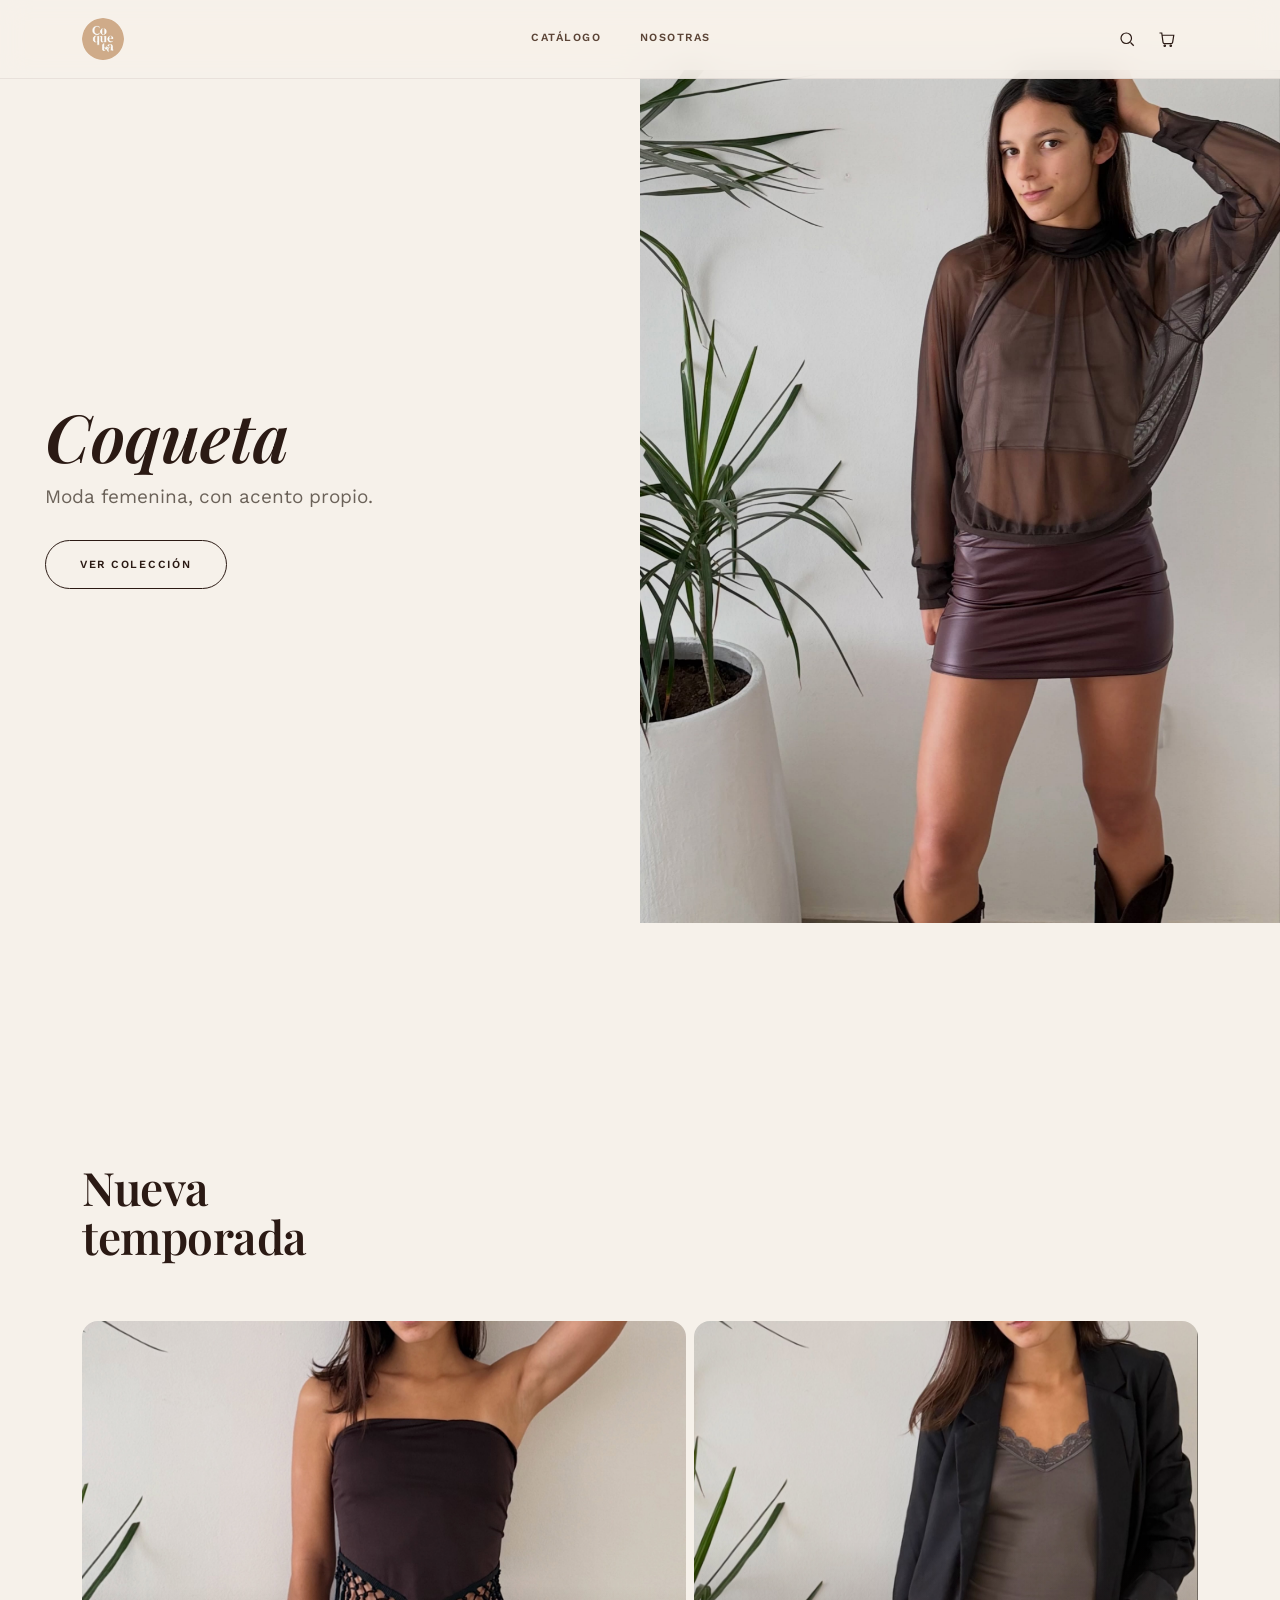
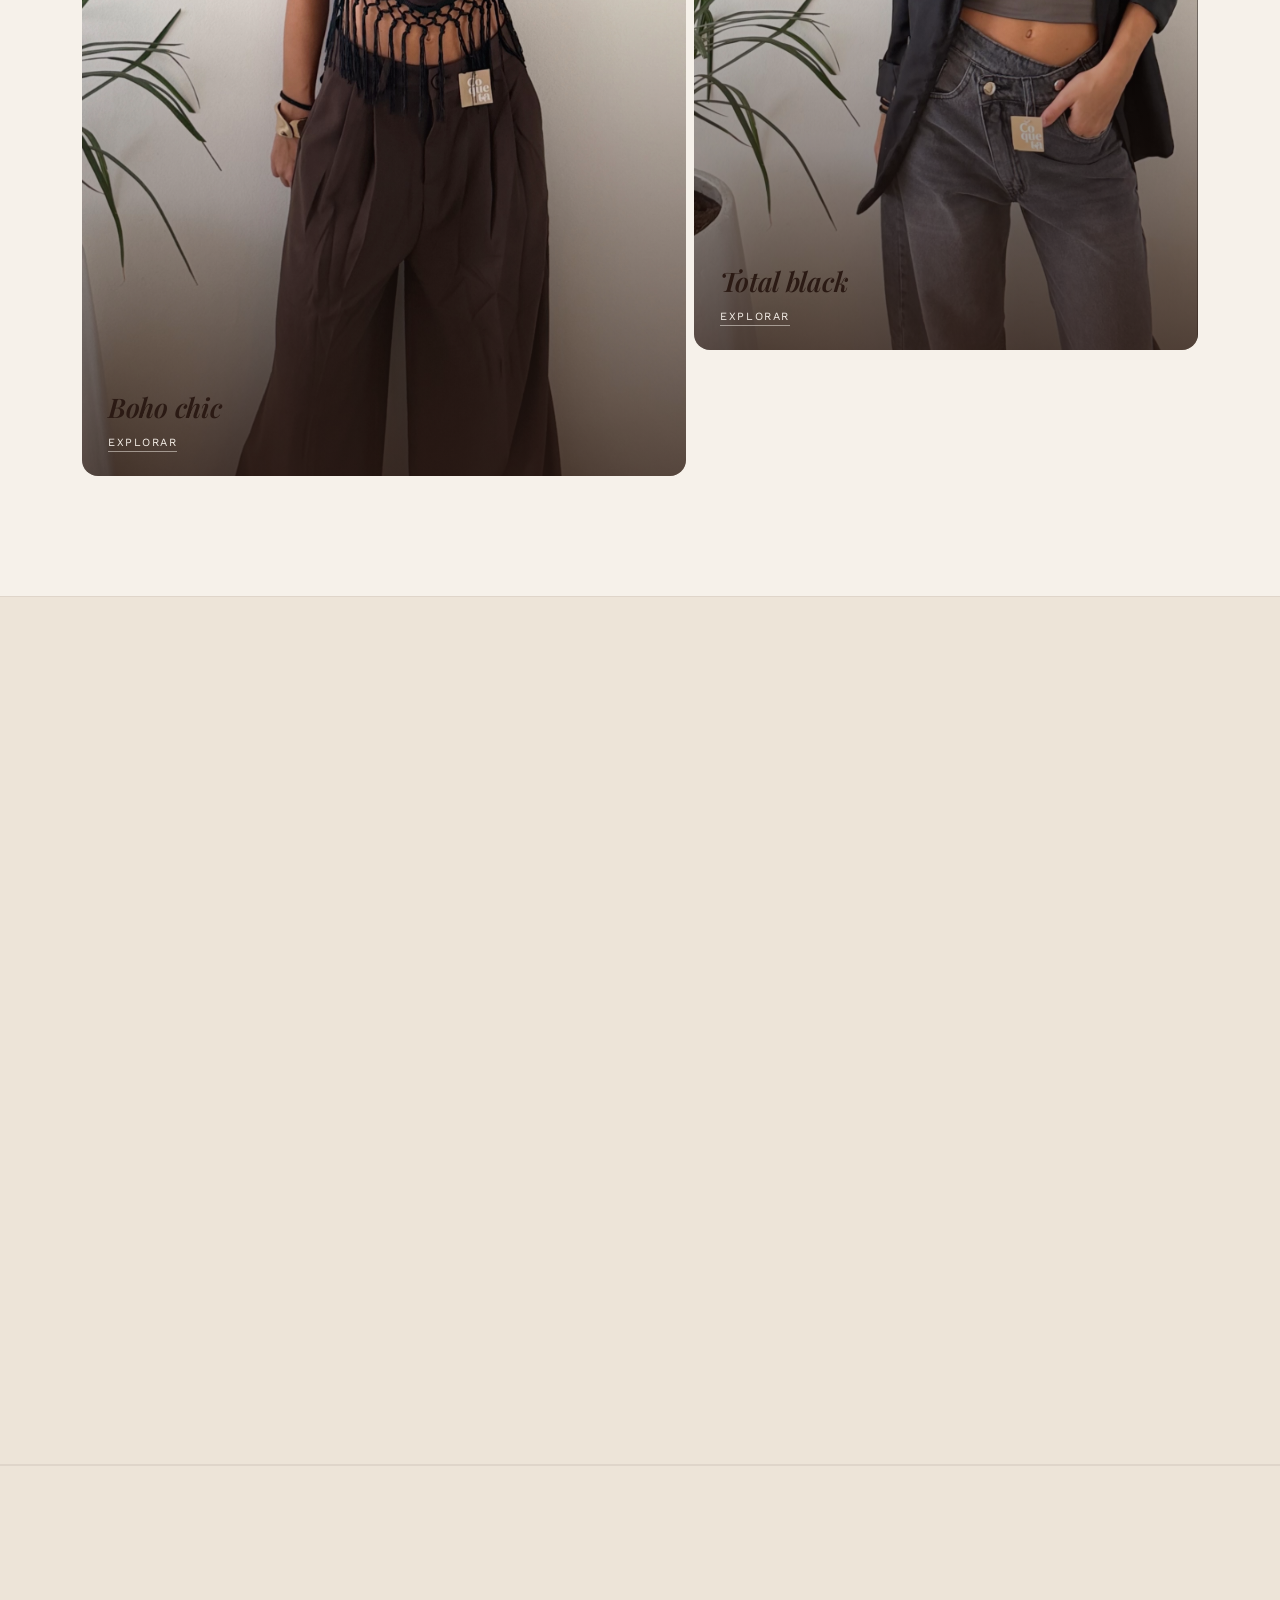
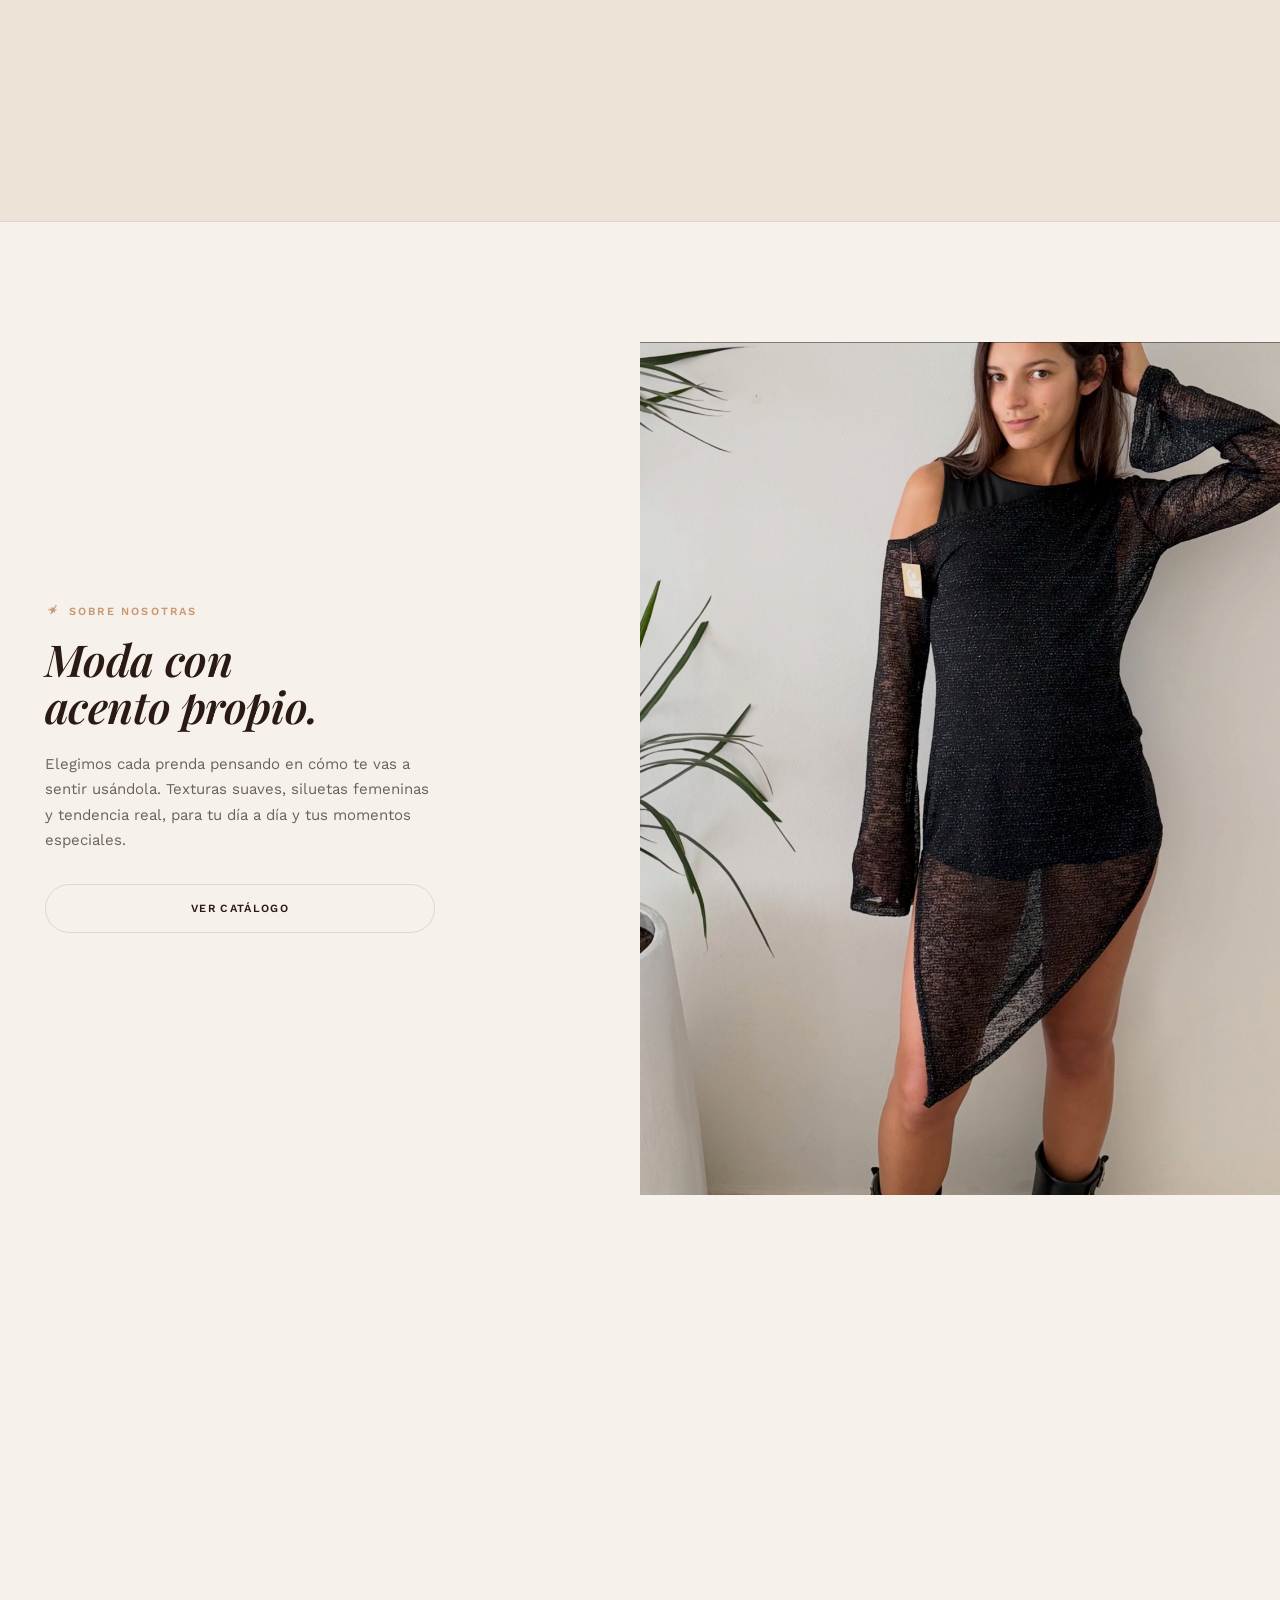
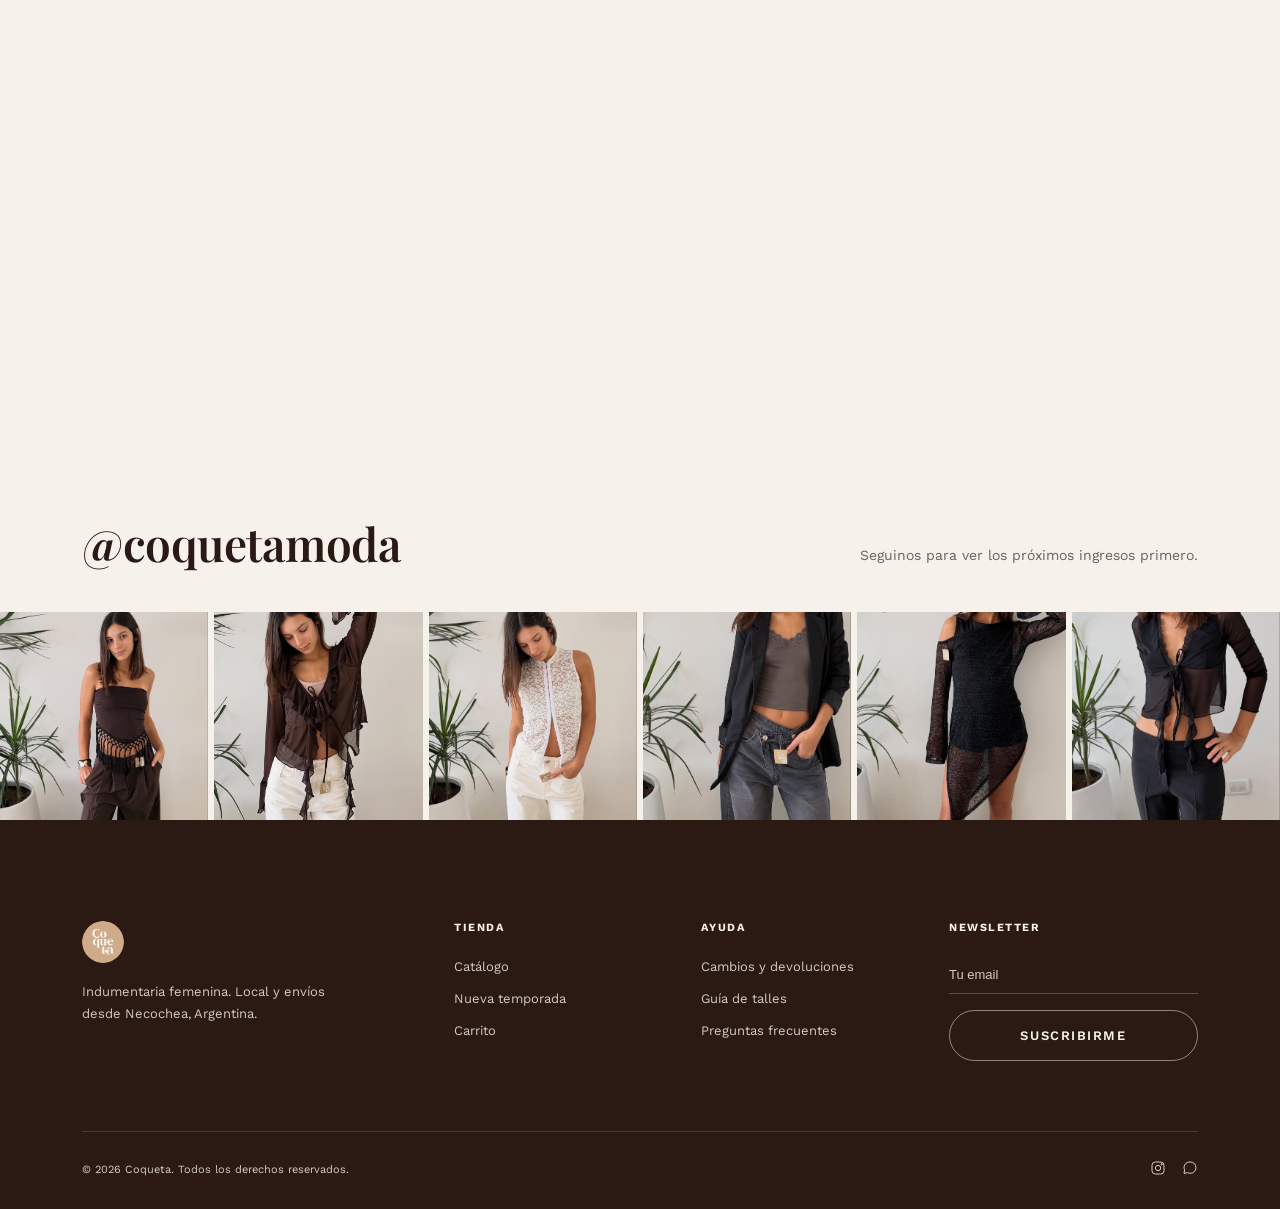
<file: index.html>
<!DOCTYPE html>
<html lang="es-AR">
<head>
<meta charset="UTF-8">
<meta name="viewport" content="width=device-width, initial-scale=1.0">
<title>COQUETA — Moda femenina, con acento propio</title>
<meta name="description" content="COQUETA. Indumentaria femenina de tendencia. Local y envíos a todo el país.">
<link rel="preconnect" href="https://fonts.googleapis.com">
<link rel="preconnect" href="https://fonts.gstatic.com" crossorigin>
<link href="https://fonts.googleapis.com/css2?family=Playfair+Display:ital,wght@0,400;0,500;0,600;0,700;1,500;1,600&family=Work+Sans:wght@400;500;600&display=swap" rel="stylesheet">
<link rel="stylesheet" href="style.css">
</head>
<body>

<div class="nav-overlay"></div>

<header class="site-header">
  <div class="wrap">
    <a href="index.html" class="logo-mark">
      <img src="img/brand/logo-mark.png" alt="Coqueta">
    </a>
    <nav class="main-nav">
      <a href="categoria.html">Catálogo</a>
      <a href="filosofia.html">Nosotras</a>
    </nav>
    <div class="header-icons">
      <button class="icon-btn" aria-label="Buscar">
        <svg viewBox="0 0 24 24" fill="none" stroke-width="1.6"><circle cx="11" cy="11" r="7"/><path d="M21 21l-4.3-4.3"/></svg>
      </button>
      <a href="carrito.html" class="icon-btn" aria-label="Carrito">
        <svg viewBox="0 0 24 24" fill="none" stroke-width="1.6"><path d="M6 7h15l-1.5 9.5a2 2 0 0 1-2 1.7H8.7a2 2 0 0 1-2-1.7L5 4H2"/><circle cx="9" cy="21" r="1"/><circle cx="17" cy="21" r="1"/></svg>
        <span class="cart-count">0</span>
      </a>
      <button class="menu-toggle" aria-label="Menú"><span></span><span></span><span></span></button>
    </div>
  </div>
</header>

<section class="hero">
  <div class="hero-media">
    <img src="img/product/pollera-cuero-ciruela_front.jpg" alt="Coqueta — nueva colección">
  </div>
  <div class="hero-content">
    <div class="hero-block">
      <h1 class="hero-brand">Coqueta</h1>
      <p class="hero-tagline">Moda femenina, con acento propio.</p>
      <a href="categoria.html" class="btn btn-hero">Ver colección</a>
    </div>
  </div>
</section>

<section id="colecciones">
  <div class="wrap">
    <div class="section-head reveal">
      <h2>Nueva<br>temporada</h2>
    </div>
    <div class="collections-grid">
      <div class="collection-card reveal">
        <img src="img/product/top-fringe-choco_pose.jpg" alt="Cápsula Boho Coqueta">
        <div class="cap">
          <h3>Boho chic</h3>
          <a href="categoria.html">Explorar</a>
        </div>
      </div>
      <div class="collection-card reveal">
        <img src="img/product/blazer-negro-cami_front.jpg" alt="Cápsula Total Black Coqueta">
        <div class="cap">
          <h3>Total black</h3>
          <a href="categoria.html">Explorar</a>
        </div>
      </div>
    </div>
  </div>
</section>

<section id="destacados" style="background:var(--ink);border-top:1px solid var(--line-soft);border-bottom:1px solid var(--line-soft);">
  <div class="wrap">
    <div class="section-head reveal">
      <h2>Piezas<br>destacadas</h2>
      <a href="categoria.html" class="btn btn-outline">Ver todo</a>
    </div>
    <div class="product-grid">

      <a href="producto.html" class="product-card reveal">
        <div class="product-media">
          <img class="img-a" src="img/product/top-fringe-choco_front.jpg" alt="Top strapless con flecos chocolate">
          <img class="img-b" src="img/product/top-fringe-choco_back.jpg" alt="Top strapless con flecos, espalda">
          <span class="product-badge">Nuevo</span>
          <button class="wishlist-btn" type="button" aria-label="Favorito"><svg viewBox="0 0 24 24" fill="none" stroke="currentColor" stroke-width="1.6"><path d="M20.8 4.6a5.5 5.5 0 0 0-7.8 0L12 5.6l-1-1a5.5 5.5 0 0 0-7.8 7.8l1 1L12 21l7.8-7.6 1-1a5.5 5.5 0 0 0 0-7.8z"/></svg></button>
        </div>
        <div class="product-info">
          <div class="p-name">Top Fleco Chocolate</div>
          <div class="p-cat">Tops — Chocolate</div>
          <div class="p-price">$34.000</div>
          <div class="color-dots"><span style="background:#3f1e15"></span><span style="background:#1a1512"></span></div>
        </div>
      </a>

      <a href="producto.html" class="product-card reveal">
        <div class="product-media">
          <img class="img-a" src="img/product/blusa-mesh-choco_front.jpg" alt="Blusa mesh volados chocolate">
          <img class="img-b" src="img/product/blusa-mesh-choco_back.jpg" alt="Blusa mesh chocolate, espalda">
          <span class="product-badge">Bestseller</span>
          <button class="wishlist-btn" type="button" aria-label="Favorito"><svg viewBox="0 0 24 24" fill="none" stroke="currentColor" stroke-width="1.6"><path d="M20.8 4.6a5.5 5.5 0 0 0-7.8 0L12 5.6l-1-1a5.5 5.5 0 0 0-7.8 7.8l1 1L12 21l7.8-7.6 1-1a5.5 5.5 0 0 0 0-7.8z"/></svg></button>
        </div>
        <div class="product-info">
          <div class="p-name">Blusa Mesh Volados</div>
          <div class="p-cat">Blusas — Chocolate</div>
          <div class="p-price">$29.500</div>
          <div class="color-dots"><span style="background:#4a3226"></span></div>
        </div>
      </a>

      <a href="producto.html" class="product-card reveal">
        <div class="product-media">
          <img class="img-a" src="img/product/top-encaje-blanco_front.jpg" alt="Top de encaje blanco">
          <img class="img-b" src="img/product/blusa-lace-blanca_front.jpg" alt="Blusa lace blanca con lazo">
          <span class="product-badge">Nuevo</span>
          <button class="wishlist-btn" type="button" aria-label="Favorito"><svg viewBox="0 0 24 24" fill="none" stroke="currentColor" stroke-width="1.6"><path d="M20.8 4.6a5.5 5.5 0 0 0-7.8 0L12 5.6l-1-1a5.5 5.5 0 0 0-7.8 7.8l1 1L12 21l7.8-7.6 1-1a5.5 5.5 0 0 0 0-7.8z"/></svg></button>
        </div>
        <div class="product-info">
          <div class="p-name">Top Encaje Zip</div>
          <div class="p-cat">Tops — Blanco</div>
          <div class="p-price">$26.000</div>
          <div class="color-dots"><span style="background:#f7f3ee"></span></div>
        </div>
      </a>

      <a href="producto.html" class="product-card reveal">
        <div class="product-media">
          <img class="img-a" src="img/product/conjunto-blazer-sastrero_front.jpg" alt="Conjunto blazer sastrero negro">
          <img class="img-b" src="img/product/musculosa-lace-gris_front.jpg" alt="Musculosa lace gris">
          <span class="product-badge">Nuevo</span>
          <button class="wishlist-btn" type="button" aria-label="Favorito"><svg viewBox="0 0 24 24" fill="none" stroke="currentColor" stroke-width="1.6"><path d="M20.8 4.6a5.5 5.5 0 0 0-7.8 0L12 5.6l-1-1a5.5 5.5 0 0 0-7.8 7.8l1 1L12 21l7.8-7.6 1-1a5.5 5.5 0 0 0 0-7.8z"/></svg></button>
        </div>
        <div class="product-info">
          <div class="p-name">Conjunto Blazer Sastrero</div>
          <div class="p-cat">Conjuntos — Negro</div>
          <div class="p-price">$56.000</div>
          <div class="color-dots"><span style="background:#1a1a18"></span></div>
        </div>
      </a>

    </div>
  </div>
</section>

<section class="benefits">
  <div class="wrap benefits-grid">
    <div class="benefit reveal">
      <svg viewBox="0 0 24 24" fill="none" stroke-width="1.5"><path d="M3 7h13v10H3zM16 10h3l2 3v4h-5z"/><circle cx="7.5" cy="18.5" r="1.5"/><circle cx="17.5" cy="18.5" r="1.5"/></svg>
      <h4>Envíos a todo el país</h4>
      <p>Despachos en 24/48hs. Seguimiento incluido.</p>
    </div>
    <div class="benefit reveal">
      <svg viewBox="0 0 24 24" fill="none" stroke-width="1.5"><path d="M17 2l4 4-4 4M7 22l-4-4 4-4M3 6h13M21 18H8"/></svg>
      <h4>Descuento en efectivo</h4>
      <p>Beneficio especial pagando en efectivo en el local.</p>
    </div>
    <div class="benefit reveal">
      <svg viewBox="0 0 24 24" fill="none" stroke-width="1.5"><path d="M12 2l3 6.5 7 1-5.2 5 1.3 7-6.1-3.4L5.9 21.5l1.3-7L2 9.5l7-1z"/></svg>
      <h4>3 cuotas sin interés</h4>
      <p>Con las principales tarjetas de crédito.</p>
    </div>
    <div class="benefit reveal">
      <svg viewBox="0 0 24 24" fill="none" stroke-width="1.5"><path d="M21 11.5a8.4 8.4 0 0 1-8.9 8.4 8.5 8.5 0 0 1-3.8-.9L3 20l1-5.3a8.4 8.4 0 0 1-1-4A8.4 8.4 0 0 1 12 3a8.4 8.4 0 0 1 9 8.5z"/></svg>
      <h4>Atención personalizada</h4>
      <p>Asesoramiento directo por WhatsApp antes y después de tu compra.</p>
    </div>
  </div>
</section>

<section class="editorial" id="nosotros">
  <div class="editorial-media">
    <img src="img/product/vestido-brillo-negro_front.jpg" alt="Coqueta editorial">
  </div>
  <div class="editorial-content reveal">
    <div class="eyebrow"><span class="diamond"></span>Sobre nosotras</div>
    <h2>Moda con<br>acento propio.</h2>
    <p>Elegimos cada prenda pensando en cómo te vas a sentir usándola. Texturas suaves, siluetas femeninas y tendencia real, para tu día a día y tus momentos especiales.</p>
    <a href="categoria.html" class="btn btn-outline">Ver catálogo</a>
  </div>
</section>

<section id="categorias">
  <div class="wrap">
    <div class="section-head reveal">
      <h2>Comprá por<br>categoría</h2>
    </div>
    <div class="cat-grid">
      <a href="categoria.html" class="cat-card reveal">
        <img src="img/product/blazer-negro-cami_front.jpg" alt="Blazers y sacos Coqueta">
        <span>Blazers</span>
      </a>
      <a href="categoria.html" class="cat-card reveal">
        <img src="img/product/top-fringe-choco_front.jpg" alt="Tops Coqueta">
        <span>Tops</span>
      </a>
      <a href="categoria.html" class="cat-card reveal">
        <img src="img/product/blusa-mesh-choco_front.jpg" alt="Blusas Coqueta">
        <span>Blusas</span>
      </a>
      <a href="categoria.html" class="cat-card reveal">
        <img src="img/product/sweater-polo-trenzado_flat1.jpg" alt="Sweaters Coqueta">
        <span>Sweaters</span>
      </a>
    </div>
  </div>
</section>

<style>#categorias .cat-grid{grid-template-columns:repeat(4,1fr);}
@media (max-width:768px){#categorias .cat-grid{grid-template-columns:1fr 1fr;}}</style>

<section id="instagram" style="padding-bottom:0;">
  <div class="wrap" style="margin-bottom:44px;">
    <div class="section-head reveal" style="margin-bottom:0;">
      <h2>@coquetamoda</h2>
      <p class="desc">Seguinos para ver los próximos ingresos primero.</p>
    </div>
  </div>
  <div class="insta-grid">
    <a href="https://www.instagram.com/coquetamoda/" target="_blank" rel="noopener"><img src="img/feed/feed1.jpg" alt="Coqueta en Instagram 1"></a>
    <a href="https://www.instagram.com/coquetamoda/" target="_blank" rel="noopener"><img src="img/feed/feed2.jpg" alt="Coqueta en Instagram 2"></a>
    <a href="https://www.instagram.com/coquetamoda/" target="_blank" rel="noopener"><img src="img/feed/feed3.jpg" alt="Coqueta en Instagram 3"></a>
    <a href="https://www.instagram.com/coquetamoda/" target="_blank" rel="noopener"><img src="img/feed/feed4.jpg" alt="Coqueta en Instagram 4"></a>
    <a href="https://www.instagram.com/coquetamoda/" target="_blank" rel="noopener"><img src="img/feed/feed5.jpg" alt="Coqueta en Instagram 5"></a>
    <a href="https://www.instagram.com/coquetamoda/" target="_blank" rel="noopener"><img src="img/feed/feed6.jpg" alt="Coqueta en Instagram 6"></a>
  </div>
</section>

<footer>
  <div class="wrap">
    <div class="footer-top">
      <div class="footer-brand">
        <a href="index.html" class="logo-mark">
      <img src="img/brand/logo-mark.png" alt="Coqueta">
    </a>
        <p>Indumentaria femenina. Local y envíos desde Necochea, Argentina.</p>
      </div>
      <div class="footer-col">
        <h5>Tienda</h5>
        <ul>
          <li><a href="categoria.html">Catálogo</a></li>
          <li><a href="index.html#colecciones">Nueva temporada</a></li>
          <li><a href="carrito.html">Carrito</a></li>
        </ul>
      </div>
      <div class="footer-col">
        <h5>Ayuda</h5>
        <ul>
          <li><a href="#">Cambios y devoluciones</a></li>
          <li><a href="#">Guía de talles</a></li>
          <li><a href="#">Preguntas frecuentes</a></li>
        </ul>
      </div>
      <div class="footer-col footer-form">
        <h5>Newsletter</h5>
        <input type="email" placeholder="Tu email">
        <a href="#" class="btn btn-outline on-dark btn-full">Suscribirme</a>
      </div>
    </div>
    <div class="footer-bottom">
      <span>© 2026 Coqueta. Todos los derechos reservados.</span>
      <div class="footer-social">
        <a href="https://www.instagram.com/coquetamoda/" target="_blank" rel="noopener" aria-label="Instagram"><svg viewBox="0 0 24 24" fill="none" stroke="currentColor" stroke-width="1.5"><rect x="3" y="3" width="18" height="18" rx="5"/><circle cx="12" cy="12" r="4"/><circle cx="17.5" cy="6.5" r="1"/></svg></a>
        <a href="#" aria-label="WhatsApp"><svg viewBox="0 0 24 24" fill="none" stroke="currentColor" stroke-width="1.5"><path d="M21 11.5a8.4 8.4 0 0 1-8.9 8.4 8.5 8.5 0 0 1-3.8-.9L3 20l1-5.3a8.4 8.4 0 0 1-1-4A8.4 8.4 0 0 1 12 3a8.4 8.4 0 0 1 9 8.5z"/></svg></a>
      </div>
    </div>
  </div>
</footer>

<script src="script.js"></script>
</body>
</html>
</file>
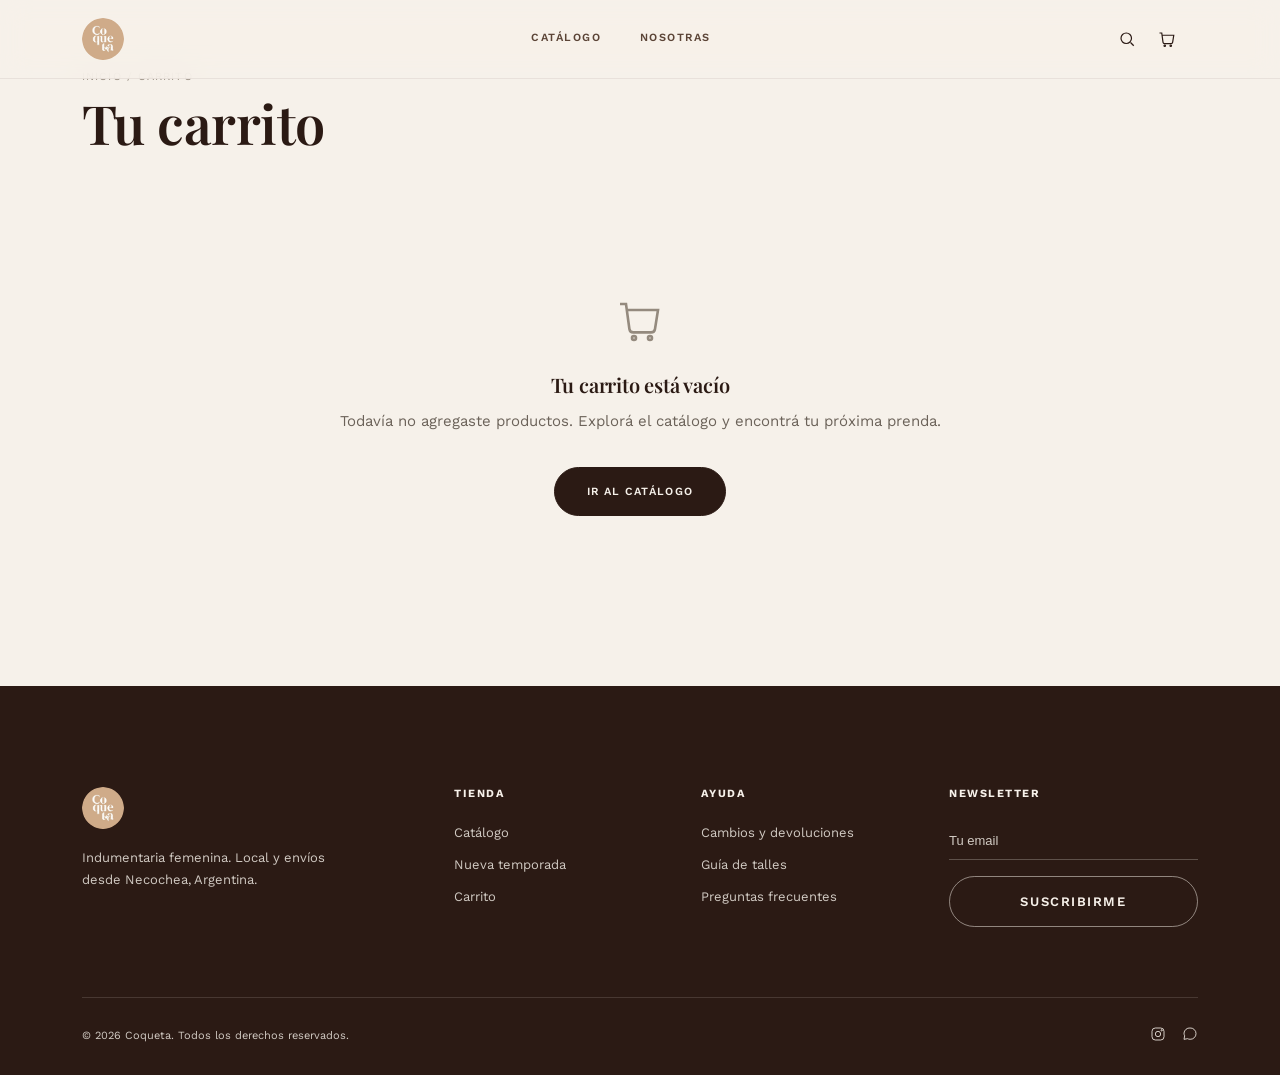
<file: carrito.html>
<!DOCTYPE html>
<html lang="es-AR">
<head>
<meta charset="UTF-8">
<meta name="viewport" content="width=device-width, initial-scale=1.0">
<title>Carrito — Coqueta</title>
<link rel="preconnect" href="https://fonts.googleapis.com">
<link rel="preconnect" href="https://fonts.gstatic.com" crossorigin>
<link href="https://fonts.googleapis.com/css2?family=Playfair+Display:ital,wght@0,400;0,500;0,600;0,700;1,500;1,600&family=Work+Sans:wght@400;500;600&display=swap" rel="stylesheet">
<link rel="stylesheet" href="style.css">
</head>
<body>

<div class="nav-overlay"></div>

<header class="site-header solid">
  <div class="wrap">
    <a href="index.html" class="logo-mark">
      <img src="img/brand/logo-mark.png" alt="Coqueta">
    </a>
    <nav class="main-nav">
      <a href="categoria.html">Catálogo</a>
      <a href="filosofia.html">Nosotras</a>
    </nav>
    <div class="header-icons">
      <button class="icon-btn" aria-label="Buscar">
        <svg viewBox="0 0 24 24" fill="none" stroke-width="1.6"><circle cx="11" cy="11" r="7"/><path d="M21 21l-4.3-4.3"/></svg>
      </button>
      <a href="carrito.html" class="icon-btn" aria-label="Carrito">
        <svg viewBox="0 0 24 24" fill="none" stroke-width="1.6"><path d="M6 7h15l-1.5 9.5a2 2 0 0 1-2 1.7H8.7a2 2 0 0 1-2-1.7L5 4H2"/><circle cx="9" cy="21" r="1"/><circle cx="17" cy="21" r="1"/></svg>
        <span class="cart-count">0</span>
      </a>
      <button class="menu-toggle" aria-label="Menú"><span></span><span></span><span></span></button>
    </div>
  </div>
</header>

<div class="wrap">
  <div class="page-banner" style="padding-top:0;border-bottom:none;">
    <div class="breadcrumb"><a href="index.html">Inicio</a> / Carrito</div>
    <h1>Tu carrito</h1>
  </div>

  <div class="cart-layout" id="cartLayout" style="padding-top:20px;">
    <div>
      <div id="cartList"></div>
    </div>

    <div class="summary-box">
      <h3>Resumen del pedido</h3>
      <div class="summary-row"><span>Subtotal</span><span id="subtotalAmount">$0</span></div>
      <div class="summary-row"><span>Envío</span><span id="shippingAmount">$0</span></div>
      <div class="summary-row total"><span>Total</span><span id="totalAmount">$0</span></div>

      <div class="promo-row">
        <input type="text" placeholder="Código de descuento">
        <button class="btn btn-outline" type="button">Aplicar</button>
      </div>

      <a href="#" class="btn btn-primary btn-full">Continuar compra</a>

      <div class="trust-note">
        <svg viewBox="0 0 24 24" fill="none" stroke="currentColor" stroke-width="1.5"><rect x="4" y="10" width="16" height="10" rx="2"/><path d="M8 10V7a4 4 0 0 1 8 0v3"/></svg>
        <span>Pago seguro. Envío gratis en compras mayores a $80.000.</span>
      </div>
    </div>
  </div>

  <div class="empty-cart" id="emptyState" style="display:none;">
    <svg viewBox="0 0 24 24" fill="none" stroke="currentColor" stroke-width="1.3"><path d="M6 7h15l-1.5 9.5a2 2 0 0 1-2 1.7H8.7a2 2 0 0 1-2-1.7L5 4H2"/><circle cx="9" cy="21" r="1"/><circle cx="17" cy="21" r="1"/></svg>
    <h2>Tu carrito está vacío</h2>
    <p>Todavía no agregaste productos. Explorá el catálogo y encontrá tu próxima prenda.</p>
    <a href="categoria.html" class="btn btn-primary">Ir al catálogo</a>
  </div>
</div>

<footer style="margin-top:110px;">
  <div class="wrap">
    <div class="footer-top">
      <div class="footer-brand">
        <a href="index.html" class="logo-mark">
      <img src="img/brand/logo-mark.png" alt="Coqueta">
    </a>
        <p>Indumentaria femenina. Local y envíos desde Necochea, Argentina.</p>
      </div>
      <div class="footer-col">
        <h5>Tienda</h5>
        <ul>
          <li><a href="categoria.html">Catálogo</a></li>
          <li><a href="index.html#colecciones">Nueva temporada</a></li>
          <li><a href="carrito.html">Carrito</a></li>
        </ul>
      </div>
      <div class="footer-col">
        <h5>Ayuda</h5>
        <ul>
          <li><a href="#">Cambios y devoluciones</a></li>
          <li><a href="#">Guía de talles</a></li>
          <li><a href="#">Preguntas frecuentes</a></li>
        </ul>
      </div>
      <div class="footer-col footer-form">
        <h5>Newsletter</h5>
        <input type="email" placeholder="Tu email">
        <a href="#" class="btn btn-outline on-dark btn-full">Suscribirme</a>
      </div>
    </div>
    <div class="footer-bottom">
      <span>© 2026 Coqueta. Todos los derechos reservados.</span>
      <div class="footer-social">
        <a href="https://www.instagram.com/coquetamoda/" target="_blank" rel="noopener" aria-label="Instagram"><svg viewBox="0 0 24 24" fill="none" stroke="currentColor" stroke-width="1.5"><rect x="3" y="3" width="18" height="18" rx="5"/><circle cx="12" cy="12" r="4"/><circle cx="17.5" cy="6.5" r="1"/></svg></a>
        <a href="#" aria-label="WhatsApp"><svg viewBox="0 0 24 24" fill="none" stroke="currentColor" stroke-width="1.5"><path d="M21 11.5a8.4 8.4 0 0 1-8.9 8.4 8.5 8.5 0 0 1-3.8-.9L3 20l1-5.3a8.4 8.4 0 0 1-1-4A8.4 8.4 0 0 1 12 3a8.4 8.4 0 0 1 9 8.5z"/></svg></a>
      </div>
    </div>
  </div>
</footer>

<script src="script.js"></script>
</body>
</html>
</file>
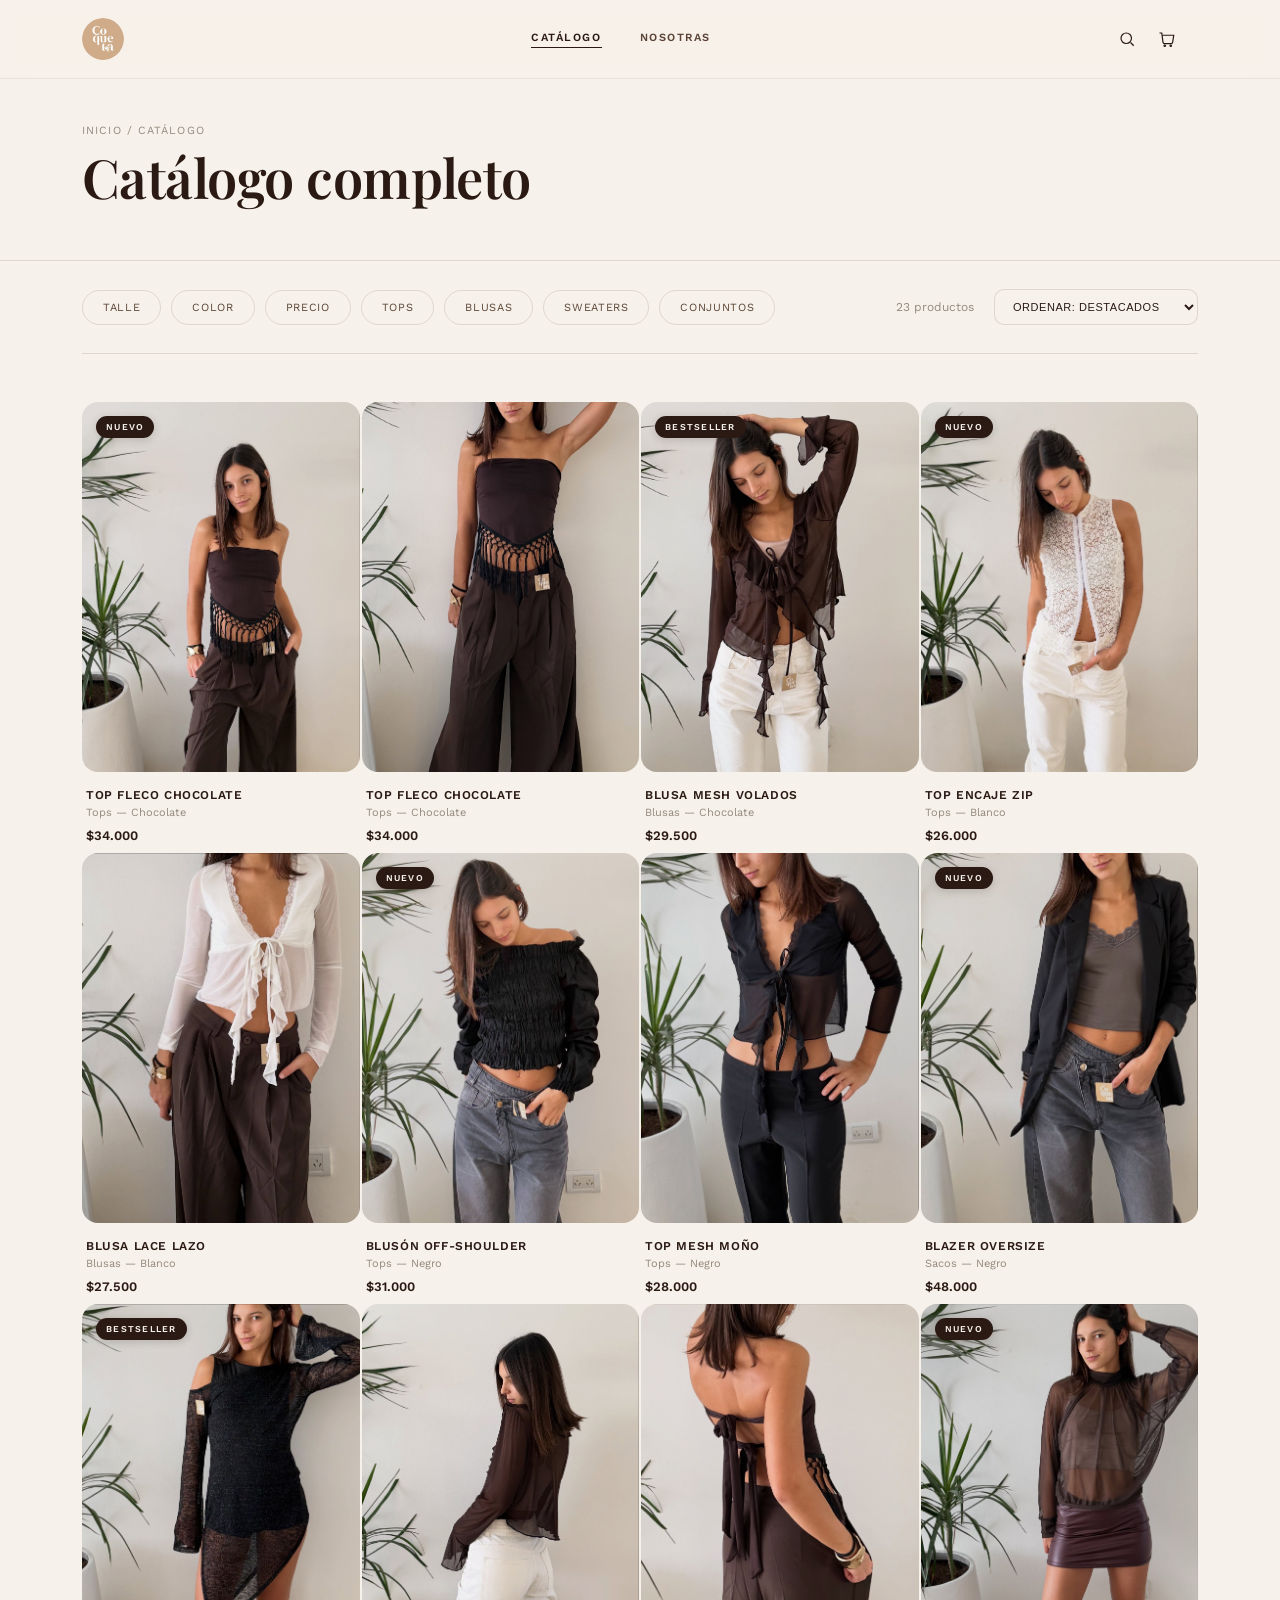
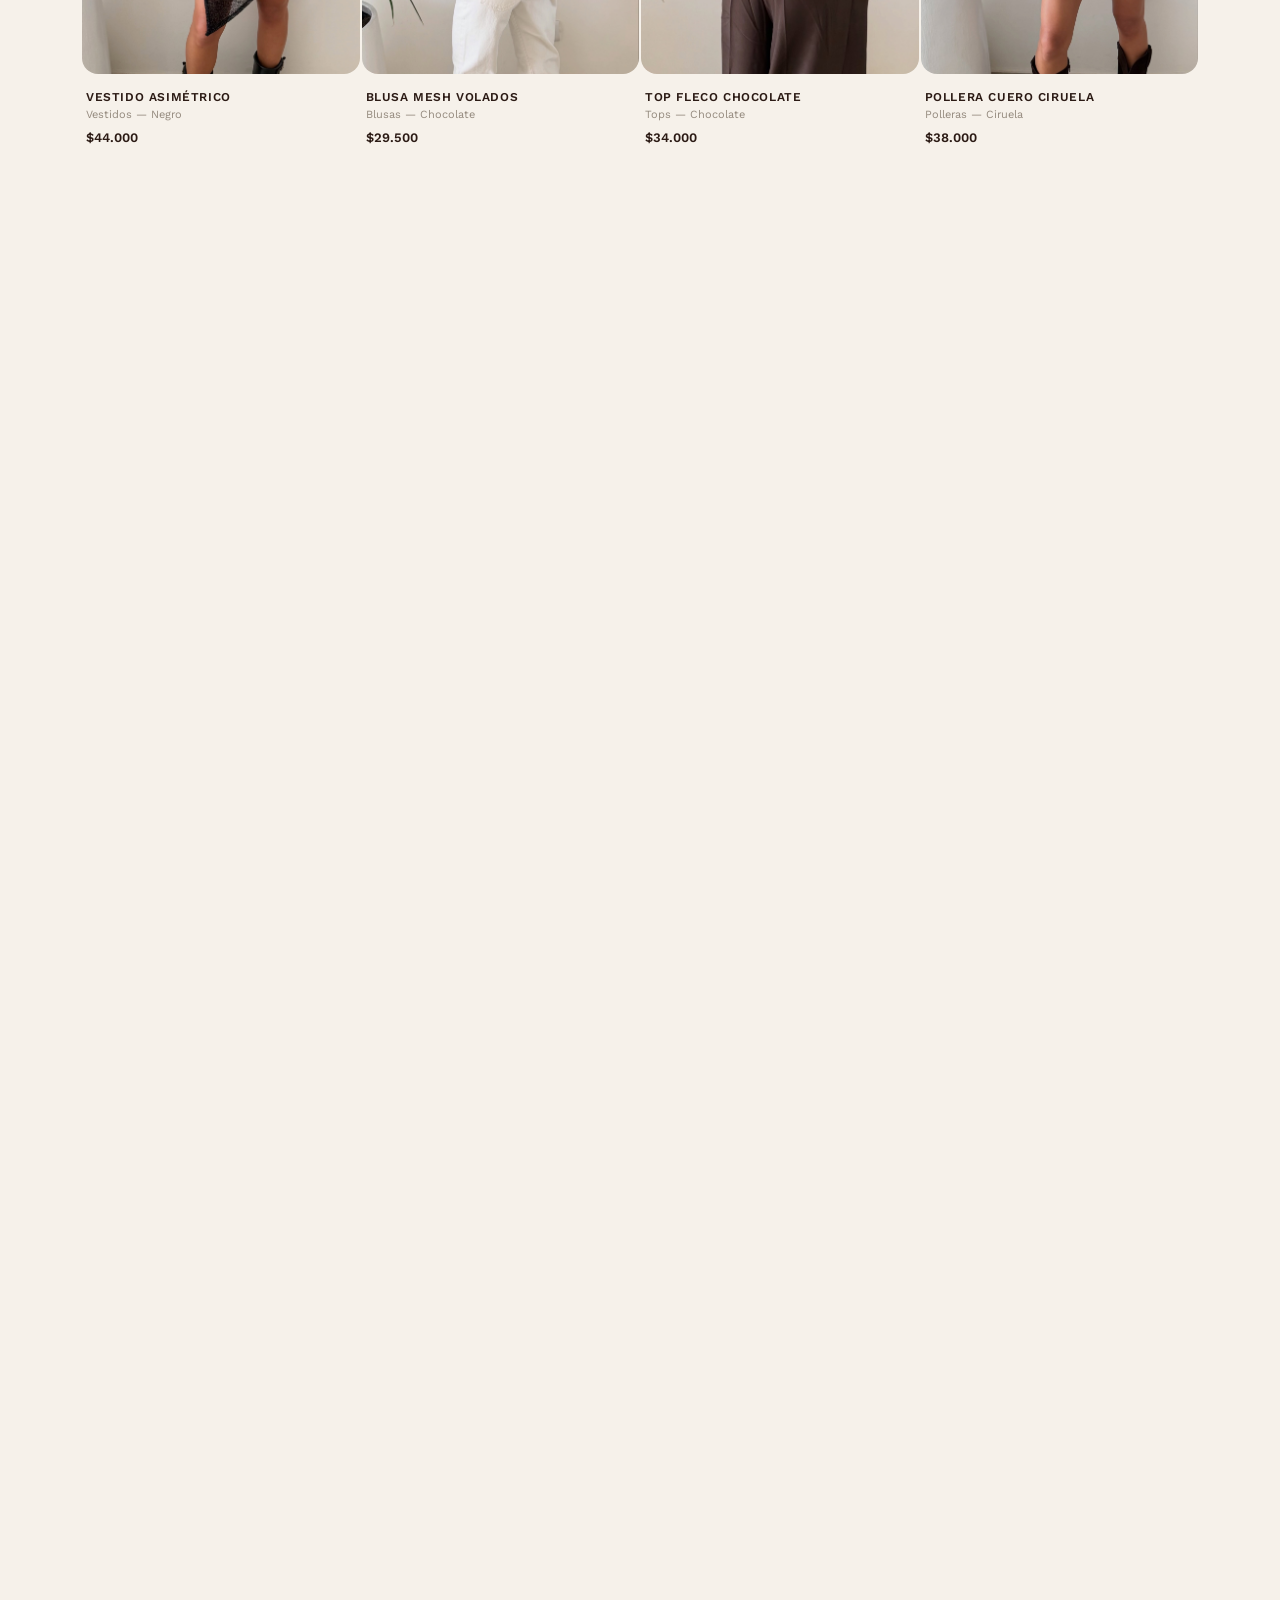
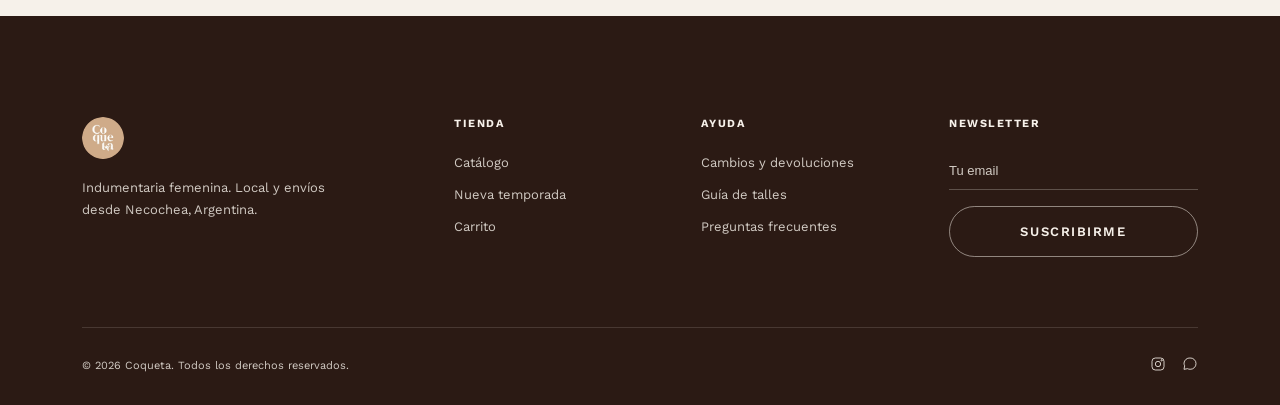
<file: categoria.html>
<!DOCTYPE html>
<html lang="es-AR">
<head>
<meta charset="UTF-8">
<meta name="viewport" content="width=device-width, initial-scale=1.0">
<title>Catálogo — Coqueta</title>
<link rel="preconnect" href="https://fonts.googleapis.com">
<link rel="preconnect" href="https://fonts.gstatic.com" crossorigin>
<link href="https://fonts.googleapis.com/css2?family=Playfair+Display:ital,wght@0,400;0,500;0,600;0,700;1,500;1,600&family=Work+Sans:wght@400;500;600&display=swap" rel="stylesheet">
<link rel="stylesheet" href="style.css">
</head>
<body>

<div class="nav-overlay"></div>

<header class="site-header solid">
  <div class="wrap">
    <a href="index.html" class="logo-mark">
      <img src="img/brand/logo-mark.png" alt="Coqueta">
    </a>
    <nav class="main-nav">
      <a href="categoria.html" class="active">Catálogo</a>
      <a href="filosofia.html">Nosotras</a>
    </nav>
    <div class="header-icons">
      <button class="icon-btn" aria-label="Buscar">
        <svg viewBox="0 0 24 24" fill="none" stroke-width="1.6"><circle cx="11" cy="11" r="7"/><path d="M21 21l-4.3-4.3"/></svg>
      </button>
      <a href="carrito.html" class="icon-btn" aria-label="Carrito">
        <svg viewBox="0 0 24 24" fill="none" stroke-width="1.6"><path d="M6 7h15l-1.5 9.5a2 2 0 0 1-2 1.7H8.7a2 2 0 0 1-2-1.7L5 4H2"/><circle cx="9" cy="21" r="1"/><circle cx="17" cy="21" r="1"/></svg>
        <span class="cart-count">0</span>
      </a>
      <button class="menu-toggle" aria-label="Menú"><span></span><span></span><span></span></button>
    </div>
  </div>
</header>

<div class="page-banner">
  <div class="wrap">
    <div class="breadcrumb"><a href="index.html">Inicio</a> / Catálogo</div>
    <h1>Catálogo completo</h1>
  </div>
</div>

<div class="wrap">
  <div class="cat-toolbar">
    <div class="filter-pills">
      <button class="filter-pill">Talle</button>
      <button class="filter-pill">Color</button>
      <button class="filter-pill">Precio</button>
      <button class="filter-pill">Tops</button>
      <button class="filter-pill">Blusas</button>
      <button class="filter-pill">Sweaters</button>
      <button class="filter-pill">Conjuntos</button>
    </div>
    <div style="display:flex;align-items:center;gap:20px;">
      <span class="result-count">23 productos</span>
      <select class="sort-select">
        <option>Ordenar: Destacados</option>
        <option>Precio: menor a mayor</option>
        <option>Precio: mayor a menor</option>
        <option>Más nuevos</option>
      </select>
    </div>
  </div>

  <div class="cat-page-grid">
    <div class="product-grid">

      <a href="producto.html" class="product-card reveal">
        <div class="product-media">
          <img class="img-a" src="img/product/top-fringe-choco_front.jpg" alt="Top strapless con flecos chocolate">
          <img class="img-b" src="img/product/top-fringe-choco_back.jpg" alt="Top strapless con flecos, espalda">
          <span class="product-badge">Nuevo</span>
          <button class="wishlist-btn" type="button"><svg viewBox="0 0 24 24" fill="none" stroke="currentColor" stroke-width="1.6"><path d="M20.8 4.6a5.5 5.5 0 0 0-7.8 0L12 5.6l-1-1a5.5 5.5 0 0 0-7.8 7.8l1 1L12 21l7.8-7.6 1-1a5.5 5.5 0 0 0 0-7.8z"/></svg></button>
        </div>
        <div class="product-info">
          <div class="p-name">Top Fleco Chocolate</div>
          <div class="p-cat">Tops — Chocolate</div>
          <div class="p-price">$34.000</div>
        </div>
      </a>

      <a href="producto.html" class="product-card reveal">
        <div class="product-media">
          <img class="img-a" src="img/product/top-fringe-choco_pose.jpg" alt="Top strapless flecos, otra vista">
          <img class="img-b" src="img/product/top-fringe-choco_front.jpg" alt="Top strapless flecos frente">
          <button class="wishlist-btn" type="button"><svg viewBox="0 0 24 24" fill="none" stroke="currentColor" stroke-width="1.6"><path d="M20.8 4.6a5.5 5.5 0 0 0-7.8 0L12 5.6l-1-1a5.5 5.5 0 0 0-7.8 7.8l1 1L12 21l7.8-7.6 1-1a5.5 5.5 0 0 0 0-7.8z"/></svg></button>
        </div>
        <div class="product-info">
          <div class="p-name">Top Fleco Chocolate</div>
          <div class="p-cat">Tops — Chocolate</div>
          <div class="p-price">$34.000</div>
        </div>
      </a>

      <a href="producto.html" class="product-card reveal">
        <div class="product-media">
          <img class="img-a" src="img/product/blusa-mesh-choco_front.jpg" alt="Blusa mesh volados chocolate">
          <img class="img-b" src="img/product/blusa-mesh-choco_back.jpg" alt="Blusa mesh chocolate, espalda">
          <span class="product-badge">Bestseller</span>
          <button class="wishlist-btn" type="button"><svg viewBox="0 0 24 24" fill="none" stroke="currentColor" stroke-width="1.6"><path d="M20.8 4.6a5.5 5.5 0 0 0-7.8 0L12 5.6l-1-1a5.5 5.5 0 0 0-7.8 7.8l1 1L12 21l7.8-7.6 1-1a5.5 5.5 0 0 0 0-7.8z"/></svg></button>
        </div>
        <div class="product-info">
          <div class="p-name">Blusa Mesh Volados</div>
          <div class="p-cat">Blusas — Chocolate</div>
          <div class="p-price">$29.500</div>
        </div>
      </a>

      <a href="producto.html" class="product-card reveal">
        <div class="product-media">
          <img class="img-a" src="img/product/top-encaje-blanco_front.jpg" alt="Top de encaje blanco con cierre">
          <img class="img-b" src="img/product/blusa-lace-blanca_front.jpg" alt="Blusa lace blanca">
          <span class="product-badge">Nuevo</span>
          <button class="wishlist-btn" type="button"><svg viewBox="0 0 24 24" fill="none" stroke="currentColor" stroke-width="1.6"><path d="M20.8 4.6a5.5 5.5 0 0 0-7.8 0L12 5.6l-1-1a5.5 5.5 0 0 0-7.8 7.8l1 1L12 21l7.8-7.6 1-1a5.5 5.5 0 0 0 0-7.8z"/></svg></button>
        </div>
        <div class="product-info">
          <div class="p-name">Top Encaje Zip</div>
          <div class="p-cat">Tops — Blanco</div>
          <div class="p-price">$26.000</div>
        </div>
      </a>

      <a href="producto.html" class="product-card reveal">
        <div class="product-media">
          <img class="img-a" src="img/product/blusa-lace-blanca_front.jpg" alt="Blusa lace blanca con lazo">
          <img class="img-b" src="img/product/top-encaje-blanco_front.jpg" alt="Top encaje blanco">
          <button class="wishlist-btn" type="button"><svg viewBox="0 0 24 24" fill="none" stroke="currentColor" stroke-width="1.6"><path d="M20.8 4.6a5.5 5.5 0 0 0-7.8 0L12 5.6l-1-1a5.5 5.5 0 0 0-7.8 7.8l1 1L12 21l7.8-7.6 1-1a5.5 5.5 0 0 0 0-7.8z"/></svg></button>
        </div>
        <div class="product-info">
          <div class="p-name">Blusa Lace Lazo</div>
          <div class="p-cat">Blusas — Blanco</div>
          <div class="p-price">$27.500</div>
        </div>
      </a>

      <a href="producto.html" class="product-card reveal">
        <div class="product-media">
          <img class="img-a" src="img/product/top-offshoulder-negro_front.jpg" alt="Blusón off-shoulder fruncido negro">
          <img class="img-b" src="img/product/top-mesh-mono-negro_front.jpg" alt="Top mesh moño negro">
          <span class="product-badge">Nuevo</span>
          <button class="wishlist-btn" type="button"><svg viewBox="0 0 24 24" fill="none" stroke="currentColor" stroke-width="1.6"><path d="M20.8 4.6a5.5 5.5 0 0 0-7.8 0L12 5.6l-1-1a5.5 5.5 0 0 0-7.8 7.8l1 1L12 21l7.8-7.6 1-1a5.5 5.5 0 0 0 0-7.8z"/></svg></button>
        </div>
        <div class="product-info">
          <div class="p-name">Blusón Off-Shoulder</div>
          <div class="p-cat">Tops — Negro</div>
          <div class="p-price">$31.000</div>
        </div>
      </a>

      <a href="producto.html" class="product-card reveal">
        <div class="product-media">
          <img class="img-a" src="img/product/top-mesh-mono-negro_front.jpg" alt="Top mesh moño negro">
          <img class="img-b" src="img/product/top-offshoulder-negro_front.jpg" alt="Blusón off-shoulder negro">
          <button class="wishlist-btn" type="button"><svg viewBox="0 0 24 24" fill="none" stroke="currentColor" stroke-width="1.6"><path d="M20.8 4.6a5.5 5.5 0 0 0-7.8 0L12 5.6l-1-1a5.5 5.5 0 0 0-7.8 7.8l1 1L12 21l7.8-7.6 1-1a5.5 5.5 0 0 0 0-7.8z"/></svg></button>
        </div>
        <div class="product-info">
          <div class="p-name">Top Mesh Moño</div>
          <div class="p-cat">Tops — Negro</div>
          <div class="p-price">$28.000</div>
        </div>
      </a>

      <a href="producto.html" class="product-card reveal">
        <div class="product-media">
          <img class="img-a" src="img/product/blazer-negro-cami_front.jpg" alt="Conjunto blazer negro y musculosa lace">
          <img class="img-b" src="img/product/vestido-brillo-negro_front.jpg" alt="Vestido asimétrico negro">
          <span class="product-badge">Nuevo</span>
          <button class="wishlist-btn" type="button"><svg viewBox="0 0 24 24" fill="none" stroke="currentColor" stroke-width="1.6"><path d="M20.8 4.6a5.5 5.5 0 0 0-7.8 0L12 5.6l-1-1a5.5 5.5 0 0 0-7.8 7.8l1 1L12 21l7.8-7.6 1-1a5.5 5.5 0 0 0 0-7.8z"/></svg></button>
        </div>
        <div class="product-info">
          <div class="p-name">Blazer Oversize</div>
          <div class="p-cat">Sacos — Negro</div>
          <div class="p-price">$48.000</div>
        </div>
      </a>

      <a href="producto.html" class="product-card reveal">
        <div class="product-media">
          <img class="img-a" src="img/product/vestido-brillo-negro_front.jpg" alt="Vestido asimétrico brillo negro">
          <img class="img-b" src="img/product/blazer-negro-cami_front.jpg" alt="Blazer negro con cami">
          <span class="product-badge">Bestseller</span>
          <button class="wishlist-btn" type="button"><svg viewBox="0 0 24 24" fill="none" stroke="currentColor" stroke-width="1.6"><path d="M20.8 4.6a5.5 5.5 0 0 0-7.8 0L12 5.6l-1-1a5.5 5.5 0 0 0-7.8 7.8l1 1L12 21l7.8-7.6 1-1a5.5 5.5 0 0 0 0-7.8z"/></svg></button>
        </div>
        <div class="product-info">
          <div class="p-name">Vestido Asimétrico</div>
          <div class="p-cat">Vestidos — Negro</div>
          <div class="p-price">$44.000</div>
        </div>
      </a>

      <a href="producto.html" class="product-card reveal">
        <div class="product-media">
          <img class="img-a" src="img/product/blusa-mesh-choco_back.jpg" alt="Blusa mesh volados, vista espalda">
          <img class="img-b" src="img/product/blusa-mesh-choco_front.jpg" alt="Blusa mesh volados frente">
          <button class="wishlist-btn" type="button"><svg viewBox="0 0 24 24" fill="none" stroke="currentColor" stroke-width="1.6"><path d="M20.8 4.6a5.5 5.5 0 0 0-7.8 0L12 5.6l-1-1a5.5 5.5 0 0 0-7.8 7.8l1 1L12 21l7.8-7.6 1-1a5.5 5.5 0 0 0 0-7.8z"/></svg></button>
        </div>
        <div class="product-info">
          <div class="p-name">Blusa Mesh Volados</div>
          <div class="p-cat">Blusas — Chocolate</div>
          <div class="p-price">$29.500</div>
        </div>
      </a>

      <a href="producto.html" class="product-card reveal">
        <div class="product-media">
          <img class="img-a" src="img/product/top-fringe-choco_back.jpg" alt="Top fleco chocolate, espalda con lazo">
          <img class="img-b" src="img/product/top-fringe-choco_pose.jpg" alt="Top fleco chocolate">
          <button class="wishlist-btn" type="button"><svg viewBox="0 0 24 24" fill="none" stroke="currentColor" stroke-width="1.6"><path d="M20.8 4.6a5.5 5.5 0 0 0-7.8 0L12 5.6l-1-1a5.5 5.5 0 0 0-7.8 7.8l1 1L12 21l7.8-7.6 1-1a5.5 5.5 0 0 0 0-7.8z"/></svg></button>
        </div>
        <div class="product-info">
          <div class="p-name">Top Fleco Chocolate</div>
          <div class="p-cat">Tops — Chocolate</div>
          <div class="p-price">$34.000</div>
        </div>
      </a>

      <a href="producto.html" class="product-card reveal">
        <div class="product-media">
          <img class="img-a" src="img/product/pollera-cuero-ciruela_front.jpg" alt="Pollera cuero ciruela">
          <img class="img-b" src="img/product/pollera-cuero-ciruela_back.jpg" alt="Pollera cuero ciruela, espalda">
          <span class="product-badge">Nuevo</span>
          <button class="wishlist-btn" type="button"><svg viewBox="0 0 24 24" fill="none" stroke="currentColor" stroke-width="1.6"><path d="M20.8 4.6a5.5 5.5 0 0 0-7.8 0L12 5.6l-1-1a5.5 5.5 0 0 0-7.8 7.8l1 1L12 21l7.8-7.6 1-1a5.5 5.5 0 0 0 0-7.8z"/></svg></button>
        </div>
        <div class="product-info">
          <div class="p-name">Pollera Cuero Ciruela</div>
          <div class="p-cat">Polleras — Ciruela</div>
          <div class="p-price">$38.000</div>
        </div>
      </a>

      <a href="producto.html" class="product-card reveal">
        <div class="product-media">
          <img class="img-a" src="img/product/conjunto-blazer-sastrero_front.jpg" alt="Conjunto blazer sastrero negro">
          <img class="img-b" src="img/product/musculosa-lace-gris_front.jpg" alt="Musculosa lace gris">
          <span class="product-badge">Nuevo</span>
          <button class="wishlist-btn" type="button"><svg viewBox="0 0 24 24" fill="none" stroke="currentColor" stroke-width="1.6"><path d="M20.8 4.6a5.5 5.5 0 0 0-7.8 0L12 5.6l-1-1a5.5 5.5 0 0 0-7.8 7.8l1 1L12 21l7.8-7.6 1-1a5.5 5.5 0 0 0 0-7.8z"/></svg></button>
        </div>
        <div class="product-info">
          <div class="p-name">Conjunto Blazer Sastrero</div>
          <div class="p-cat">Conjuntos — Negro</div>
          <div class="p-price">$56.000</div>
        </div>
      </a>

      <a href="producto.html" class="product-card reveal">
        <div class="product-media">
          <img class="img-a" src="img/product/top-mesh-crew-choco_front.jpg" alt="Top mesh crew chocolate">
          <img class="img-b" src="img/product/blusa-volados-choco_front.jpg" alt="Blusa volados chocolate">
          <button class="wishlist-btn" type="button"><svg viewBox="0 0 24 24" fill="none" stroke="currentColor" stroke-width="1.6"><path d="M20.8 4.6a5.5 5.5 0 0 0-7.8 0L12 5.6l-1-1a5.5 5.5 0 0 0-7.8 7.8l1 1L12 21l7.8-7.6 1-1a5.5 5.5 0 0 0 0-7.8z"/></svg></button>
        </div>
        <div class="product-info">
          <div class="p-name">Top Mesh Chocolate</div>
          <div class="p-cat">Tops — Chocolate</div>
          <div class="p-price">$25.000</div>
        </div>
      </a>

      <a href="producto.html" class="product-card reveal">
        <div class="product-media">
          <img class="img-a" src="img/product/blusa-volados-choco_front2.jpg" alt="Blusa volados chocolate con lazo">
          <img class="img-b" src="img/product/blusa-volados-choco_back.jpg" alt="Blusa volados chocolate, espalda">
          <span class="product-badge">Nuevo</span>
          <button class="wishlist-btn" type="button"><svg viewBox="0 0 24 24" fill="none" stroke="currentColor" stroke-width="1.6"><path d="M20.8 4.6a5.5 5.5 0 0 0-7.8 0L12 5.6l-1-1a5.5 5.5 0 0 0-7.8 7.8l1 1L12 21l7.8-7.6 1-1a5.5 5.5 0 0 0 0-7.8z"/></svg></button>
        </div>
        <div class="product-info">
          <div class="p-name">Blusa Volados Chocolate</div>
          <div class="p-cat">Blusas — Chocolate</div>
          <div class="p-price">$31.500</div>
        </div>
      </a>

      <a href="producto.html" class="product-card reveal">
        <div class="product-media">
          <img class="img-a" src="img/product/set-cuero-musculosa-short_a.jpg" alt="Set musculosa y short cuero negro">
          <img class="img-b" src="img/product/set-cuero-musculosa-short_c.jpg" alt="Set cuero con blazer">
          <span class="product-badge">Nuevo</span>
          <button class="wishlist-btn" type="button"><svg viewBox="0 0 24 24" fill="none" stroke="currentColor" stroke-width="1.6"><path d="M20.8 4.6a5.5 5.5 0 0 0-7.8 0L12 5.6l-1-1a5.5 5.5 0 0 0-7.8 7.8l1 1L12 21l7.8-7.6 1-1a5.5 5.5 0 0 0 0-7.8z"/></svg></button>
        </div>
        <div class="product-info">
          <div class="p-name">Set Musculosa y Short Cuero</div>
          <div class="p-cat">Conjuntos — Negro</div>
          <div class="p-price">$42.000</div>
        </div>
      </a>

      <a href="producto.html" class="product-card reveal">
        <div class="product-media">
          <img class="img-a" src="img/product/camisa-oversize-choco_front.jpg" alt="Camisa oversize chocolate">
          <img class="img-b" src="img/product/top-encaje-alto-blanco_front.jpg" alt="Top encaje cuello alto blanco">
          <button class="wishlist-btn" type="button"><svg viewBox="0 0 24 24" fill="none" stroke="currentColor" stroke-width="1.6"><path d="M20.8 4.6a5.5 5.5 0 0 0-7.8 0L12 5.6l-1-1a5.5 5.5 0 0 0-7.8 7.8l1 1L12 21l7.8-7.6 1-1a5.5 5.5 0 0 0 0-7.8z"/></svg></button>
        </div>
        <div class="product-info">
          <div class="p-name">Camisa Oversize Chocolate</div>
          <div class="p-cat">Camisas — Chocolate</div>
          <div class="p-price">$39.000</div>
        </div>
      </a>

      <a href="producto.html" class="product-card reveal">
        <div class="product-media">
          <img class="img-a" src="img/product/top-encaje-cierre-blanco_front.jpg" alt="Top encaje cierre blanco">
          <img class="img-b" src="img/product/top-encaje-alto-blanco_front.jpg" alt="Top encaje cuello alto blanco">
          <span class="product-badge">Nuevo</span>
          <button class="wishlist-btn" type="button"><svg viewBox="0 0 24 24" fill="none" stroke="currentColor" stroke-width="1.6"><path d="M20.8 4.6a5.5 5.5 0 0 0-7.8 0L12 5.6l-1-1a5.5 5.5 0 0 0-7.8 7.8l1 1L12 21l7.8-7.6 1-1a5.5 5.5 0 0 0 0-7.8z"/></svg></button>
        </div>
        <div class="product-info">
          <div class="p-name">Top Encaje Cierre</div>
          <div class="p-cat">Tops — Blanco</div>
          <div class="p-price">$27.000</div>
        </div>
      </a>

      <a href="producto.html" class="product-card reveal">
        <div class="product-media">
          <img class="img-a" src="img/product/top-offshoulder-choco_front.jpg" alt="Top off-shoulder chocolate">
          <img class="img-b" src="img/product/top-offshoulder-negro_front.jpg" alt="Top off-shoulder negro">
          <button class="wishlist-btn" type="button"><svg viewBox="0 0 24 24" fill="none" stroke="currentColor" stroke-width="1.6"><path d="M20.8 4.6a5.5 5.5 0 0 0-7.8 0L12 5.6l-1-1a5.5 5.5 0 0 0-7.8 7.8l1 1L12 21l7.8-7.6 1-1a5.5 5.5 0 0 0 0-7.8z"/></svg></button>
        </div>
        <div class="product-info">
          <div class="p-name">Top Off-Shoulder</div>
          <div class="p-cat">Tops — Chocolate y Negro</div>
          <div class="p-price">$31.000</div>
        </div>
      </a>

      <a href="producto.html" class="product-card reveal">
        <div class="product-media">
          <img class="img-a" src="img/product/musculosa-halter-blanca_front.jpg" alt="Musculosa halter blanca">
          <img class="img-b" src="img/product/musculosa-lace-gris_front.jpg" alt="Musculosa lace gris">
          <button class="wishlist-btn" type="button"><svg viewBox="0 0 24 24" fill="none" stroke="currentColor" stroke-width="1.6"><path d="M20.8 4.6a5.5 5.5 0 0 0-7.8 0L12 5.6l-1-1a5.5 5.5 0 0 0-7.8 7.8l1 1L12 21l7.8-7.6 1-1a5.5 5.5 0 0 0 0-7.8z"/></svg></button>
        </div>
        <div class="product-info">
          <div class="p-name">Musculosa Lace Halter</div>
          <div class="p-cat">Musculosas — Blanco y Gris</div>
          <div class="p-price">$18.500</div>
        </div>
      </a>

      <a href="producto.html" class="product-card reveal">
        <div class="product-media">
          <img class="img-a" src="img/product/sweater-polo-trenzado_flat1.jpg" alt="Sweater polo tejido trenzado">
          <img class="img-b" src="img/product/sweater-polo-trenzado_flat2.jpg" alt="Sweater polo tejido trenzado, colores">
          <span class="product-badge">Nuevo</span>
          <button class="wishlist-btn" type="button"><svg viewBox="0 0 24 24" fill="none" stroke="currentColor" stroke-width="1.6"><path d="M20.8 4.6a5.5 5.5 0 0 0-7.8 0L12 5.6l-1-1a5.5 5.5 0 0 0-7.8 7.8l1 1L12 21l7.8-7.6 1-1a5.5 5.5 0 0 0 0-7.8z"/></svg></button>
        </div>
        <div class="product-info">
          <div class="p-name">Sweater Polo Trenzado</div>
          <div class="p-cat">Sweaters — Gris, Malva, Crudo</div>
          <div class="p-price">$46.000</div>
        </div>
      </a>

      <a href="producto.html" class="product-card reveal">
        <div class="product-media">
          <img class="img-a" src="img/product/sweater-vneck-bicolor_flat.jpg" alt="Sweater escote V bicolor">
          <img class="img-b" src="img/product/sweater-rayado_flat.jpg" alt="Sweater rayado">
          <span class="product-badge">Nuevo</span>
          <button class="wishlist-btn" type="button"><svg viewBox="0 0 24 24" fill="none" stroke="currentColor" stroke-width="1.6"><path d="M20.8 4.6a5.5 5.5 0 0 0-7.8 0L12 5.6l-1-1a5.5 5.5 0 0 0-7.8 7.8l1 1L12 21l7.8-7.6 1-1a5.5 5.5 0 0 0 0-7.8z"/></svg></button>
        </div>
        <div class="product-info">
          <div class="p-name">Sweater Escote V Bicolor</div>
          <div class="p-cat">Sweaters — Crudo, Gris, Negro</div>
          <div class="p-price">$44.000</div>
        </div>
      </a>

      <a href="producto.html" class="product-card reveal">
        <div class="product-media">
          <img class="img-a" src="img/product/sweater-rayado_flat.jpg" alt="Sweater rayado marrón">
          <img class="img-b" src="img/product/sweater-vneck-bicolor_flat.jpg" alt="Sweater escote V bicolor">
          <button class="wishlist-btn" type="button"><svg viewBox="0 0 24 24" fill="none" stroke="currentColor" stroke-width="1.6"><path d="M20.8 4.6a5.5 5.5 0 0 0-7.8 0L12 5.6l-1-1a5.5 5.5 0 0 0-7.8 7.8l1 1L12 21l7.8-7.6 1-1a5.5 5.5 0 0 0 0-7.8z"/></svg></button>
        </div>
        <div class="product-info">
          <div class="p-name">Sweater Rayado</div>
          <div class="p-cat">Sweaters — Marrón</div>
          <div class="p-price">$44.000</div>
        </div>
      </a>

    </div>
  </div>
</div>

<footer style="margin-top:110px;">
  <div class="wrap">
    <div class="footer-top">
      <div class="footer-brand">
        <a href="index.html" class="logo-mark">
      <img src="img/brand/logo-mark.png" alt="Coqueta">
    </a>
        <p>Indumentaria femenina. Local y envíos desde Necochea, Argentina.</p>
      </div>
      <div class="footer-col">
        <h5>Tienda</h5>
        <ul>
          <li><a href="categoria.html">Catálogo</a></li>
          <li><a href="index.html#colecciones">Nueva temporada</a></li>
          <li><a href="carrito.html">Carrito</a></li>
        </ul>
      </div>
      <div class="footer-col">
        <h5>Ayuda</h5>
        <ul>
          <li><a href="#">Cambios y devoluciones</a></li>
          <li><a href="#">Guía de talles</a></li>
          <li><a href="#">Preguntas frecuentes</a></li>
        </ul>
      </div>
      <div class="footer-col footer-form">
        <h5>Newsletter</h5>
        <input type="email" placeholder="Tu email">
        <a href="#" class="btn btn-outline on-dark btn-full">Suscribirme</a>
      </div>
    </div>
    <div class="footer-bottom">
      <span>© 2026 Coqueta. Todos los derechos reservados.</span>
      <div class="footer-social">
        <a href="https://www.instagram.com/coquetamoda/" target="_blank" rel="noopener" aria-label="Instagram"><svg viewBox="0 0 24 24" fill="none" stroke="currentColor" stroke-width="1.5"><rect x="3" y="3" width="18" height="18" rx="5"/><circle cx="12" cy="12" r="4"/><circle cx="17.5" cy="6.5" r="1"/></svg></a>
        <a href="#" aria-label="WhatsApp"><svg viewBox="0 0 24 24" fill="none" stroke="currentColor" stroke-width="1.5"><path d="M21 11.5a8.4 8.4 0 0 1-8.9 8.4 8.5 8.5 0 0 1-3.8-.9L3 20l1-5.3a8.4 8.4 0 0 1-1-4A8.4 8.4 0 0 1 12 3a8.4 8.4 0 0 1 9 8.5z"/></svg></a>
      </div>
    </div>
  </div>
</footer>

<script src="script.js"></script>
</body>
</html>
</file>
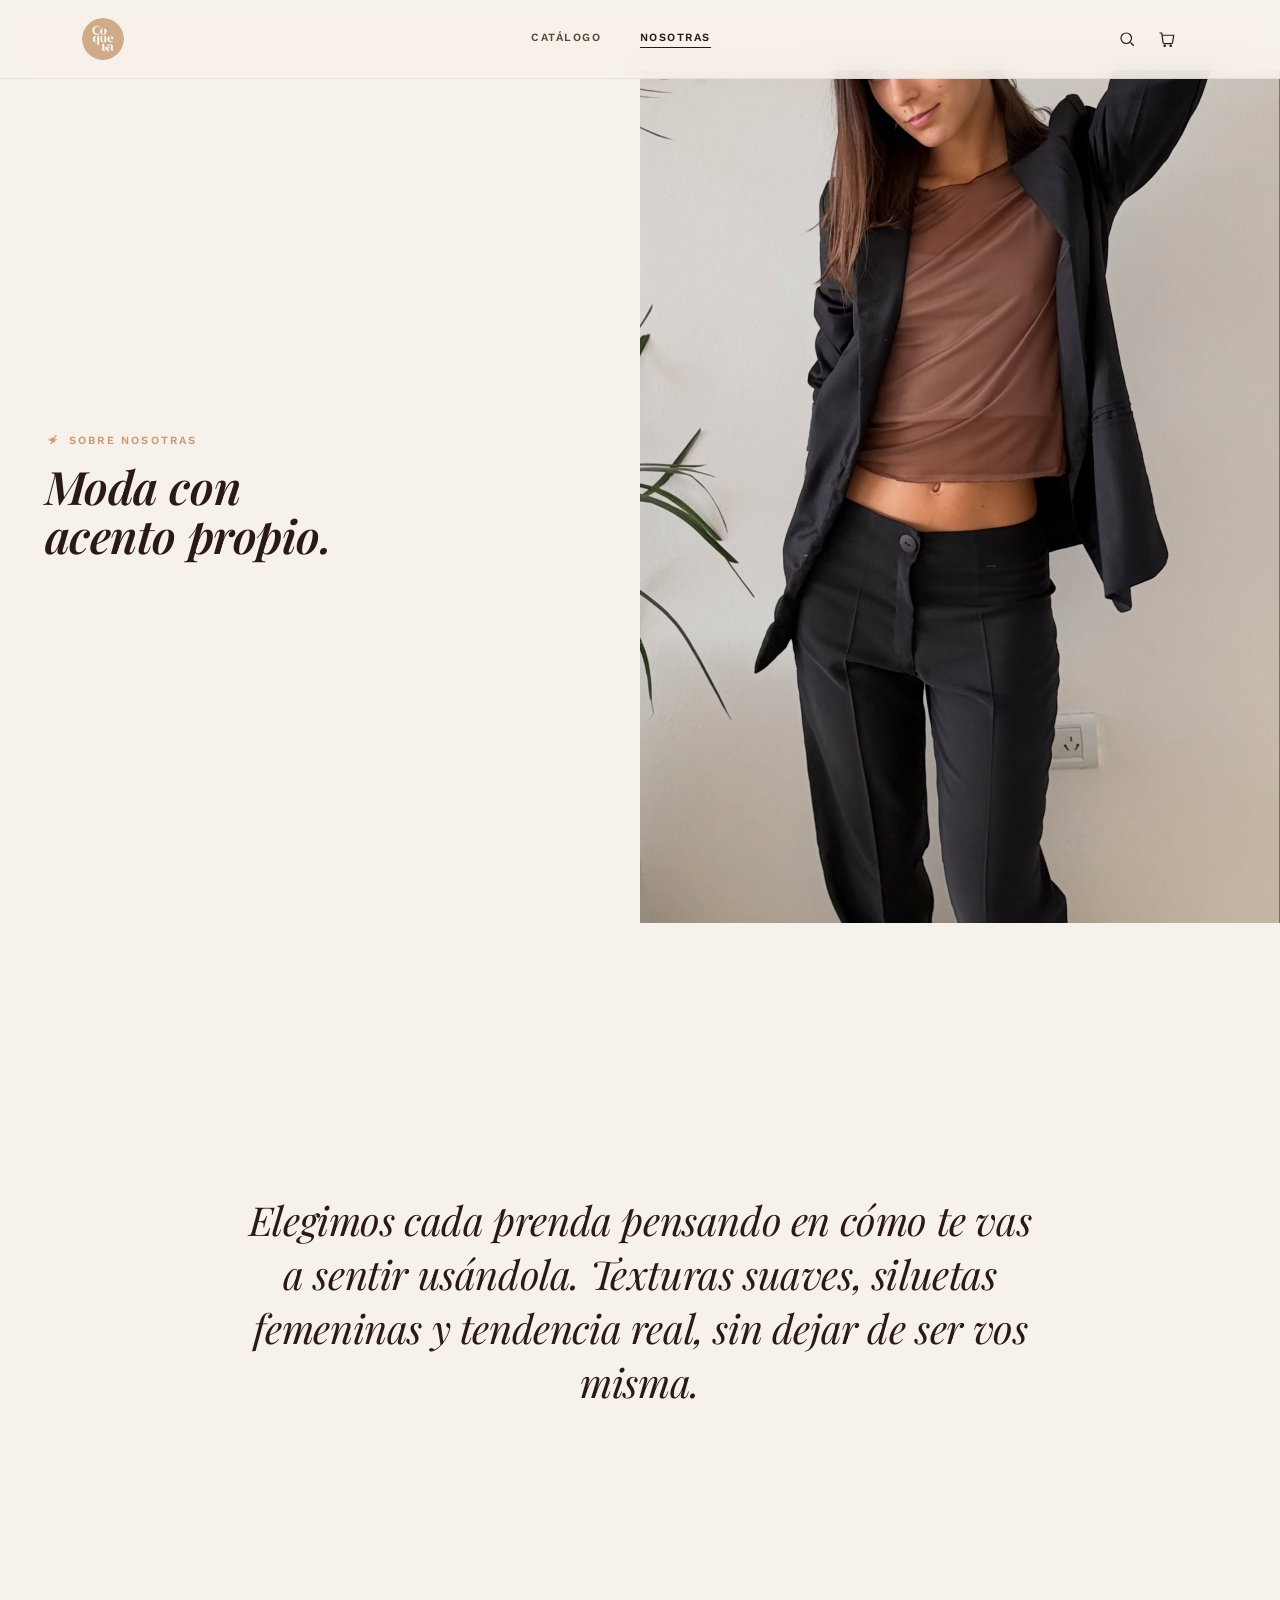
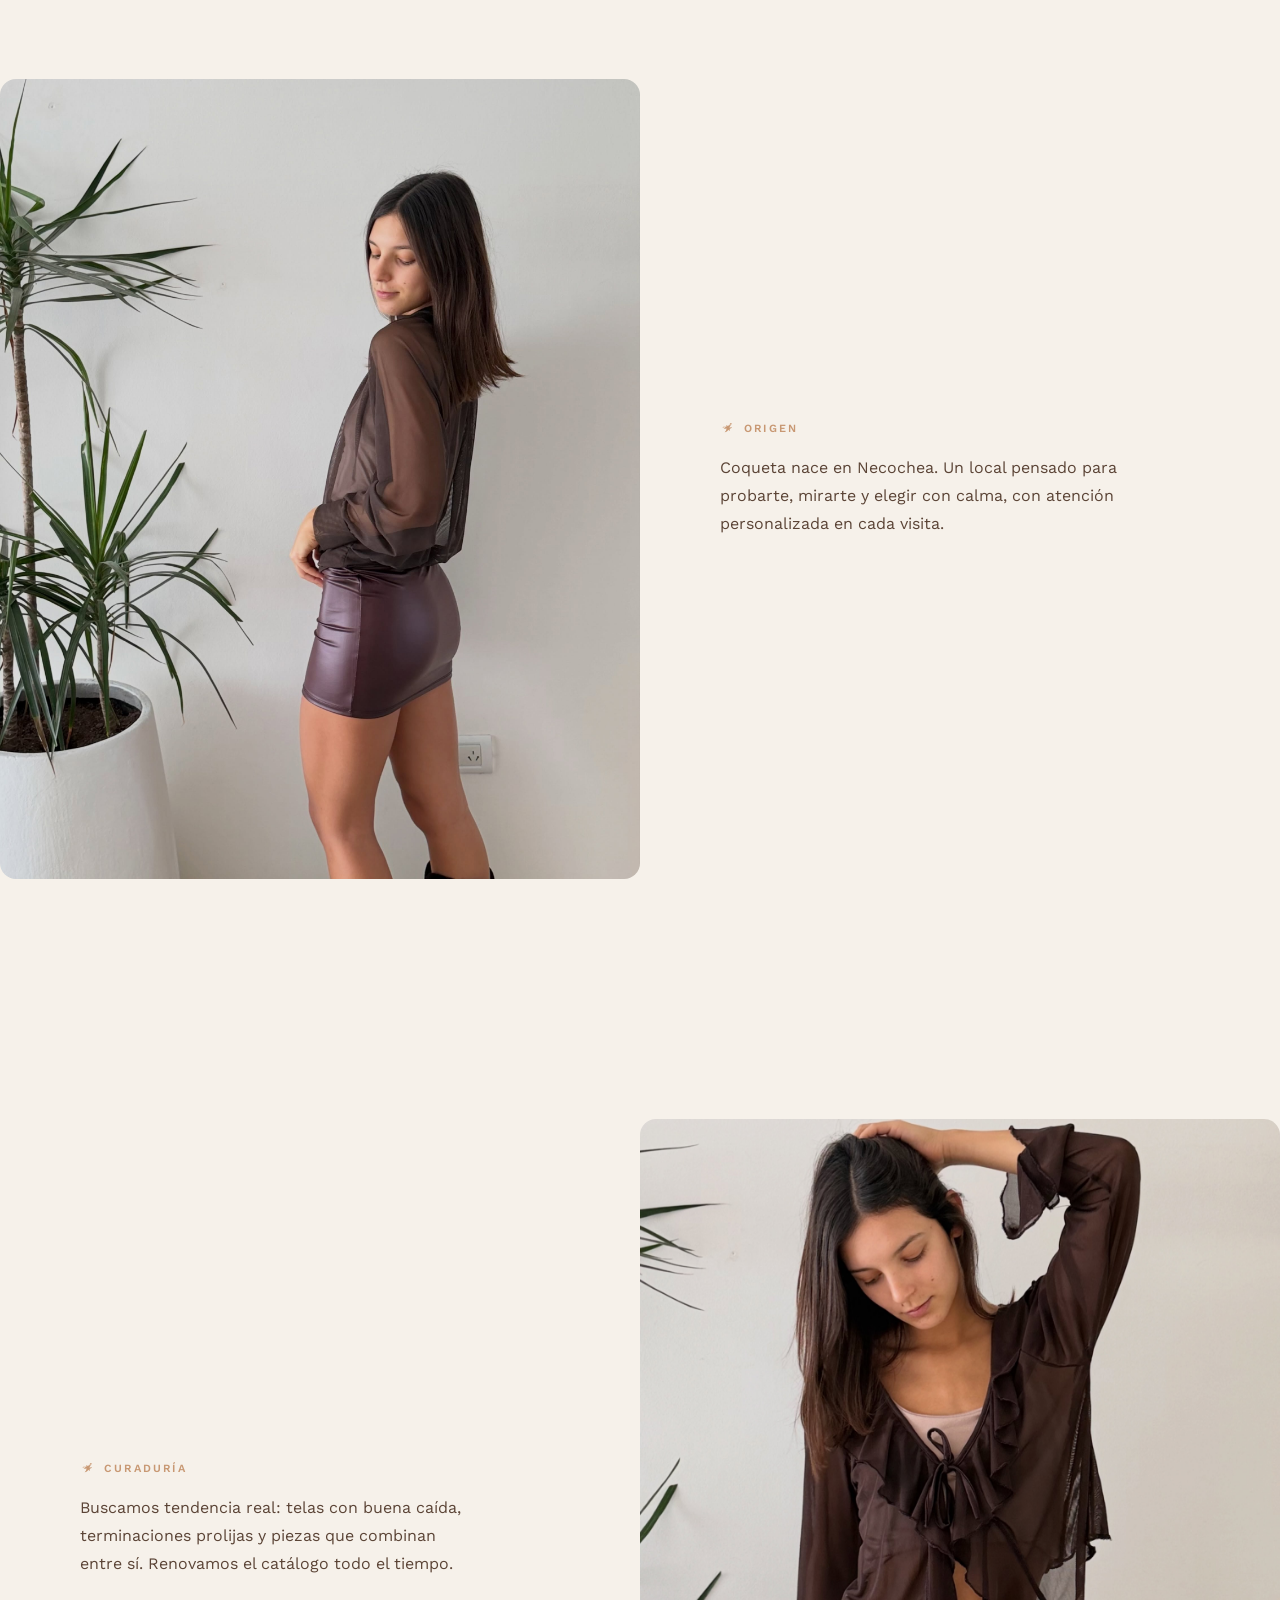
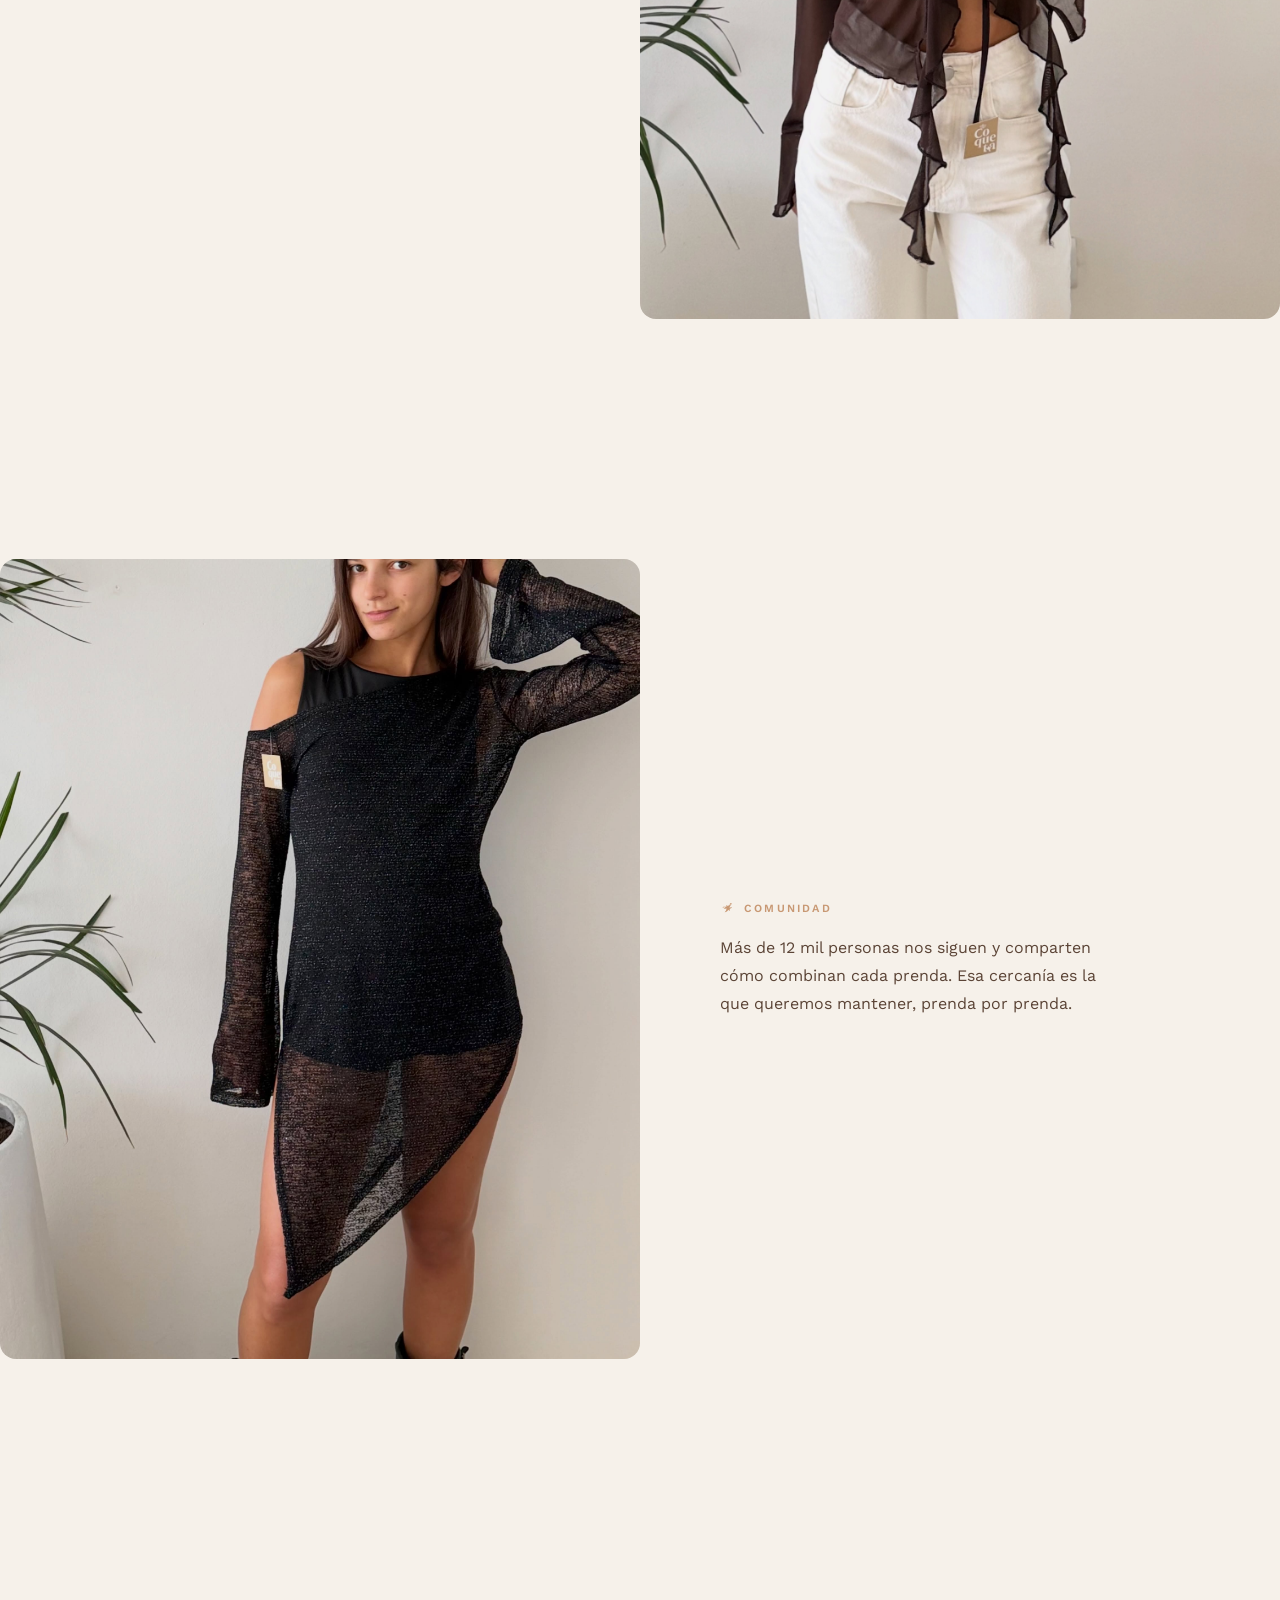
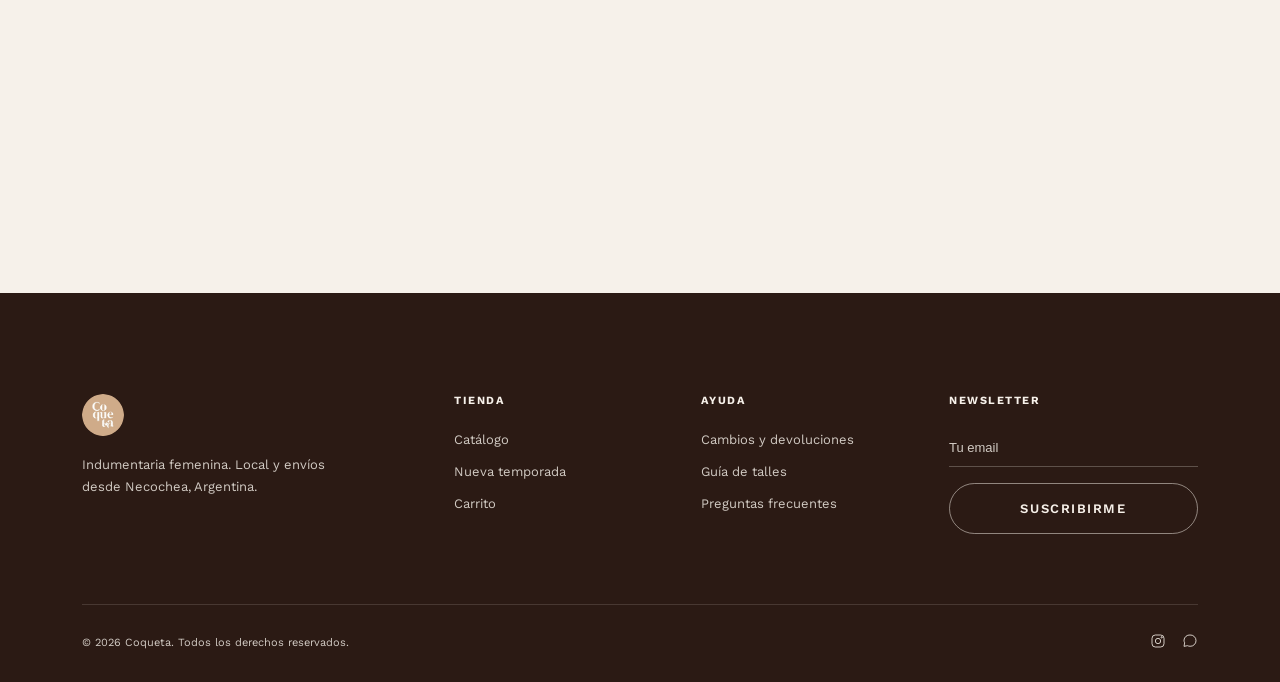
<file: filosofia.html>
<!DOCTYPE html>
<html lang="es-AR">
<head>
<meta charset="UTF-8">
<meta name="viewport" content="width=device-width, initial-scale=1.0">
<title>Nosotras — Coqueta</title>
<meta name="description" content="Coqueta. Moda femenina diseñada y despachada desde Necochea, Argentina.">
<link rel="preconnect" href="https://fonts.googleapis.com">
<link rel="preconnect" href="https://fonts.gstatic.com" crossorigin>
<link href="https://fonts.googleapis.com/css2?family=Playfair+Display:ital,wght@0,400;0,500;0,600;0,700;1,500;1,600&family=Work+Sans:wght@400;500;600&display=swap" rel="stylesheet">
<link rel="stylesheet" href="style.css">
</head>
<body>

<div class="nav-overlay"></div>

<header class="site-header">
  <div class="wrap">
    <a href="index.html" class="logo-mark">
      <img src="img/brand/logo-mark.png" alt="Coqueta">
    </a>
    <nav class="main-nav">
      <a href="categoria.html">Catálogo</a>
      <a href="filosofia.html" class="active">Nosotras</a>
    </nav>
    <div class="header-icons">
      <button class="icon-btn" aria-label="Buscar">
        <svg viewBox="0 0 24 24" fill="none" stroke-width="1.6"><circle cx="11" cy="11" r="7"/><path d="M21 21l-4.3-4.3"/></svg>
      </button>
      <a href="carrito.html" class="icon-btn" aria-label="Carrito">
        <svg viewBox="0 0 24 24" fill="none" stroke-width="1.6"><path d="M6 7h15l-1.5 9.5a2 2 0 0 1-2 1.7H8.7a2 2 0 0 1-2-1.7L5 4H2"/><circle cx="9" cy="21" r="1"/><circle cx="17" cy="21" r="1"/></svg>
        <span class="cart-count">0</span>
      </a>
      <button class="menu-toggle" aria-label="Menú"><span></span><span></span><span></span></button>
    </div>
  </div>
</header>

<section class="ph-hero">
  <div class="ph-hero-media">
    <img src="img/product/conjunto-blazer-sastrero_front.jpg" alt="Coqueta — Nosotras">
  </div>
  <div class="ph-hero-caption">
    <div class="eyebrow"><span class="diamond"></span>Sobre nosotras</div>
    <h1>Moda con<br>acento propio.</h1>
  </div>
</section>

<section class="statement reveal">
  <div class="wrap">
    <p>Elegimos cada prenda pensando en cómo te vas a sentir usándola. Texturas suaves, siluetas femeninas y tendencia real, sin dejar de ser vos misma.</p>
  </div>
</section>

<section class="split-block reveal">
  <div class="ph-media">
    <img src="img/product/pollera-cuero-ciruela_back.jpg" alt="Coqueta en Necochea">
  </div>
  <div class="ph-copy">
    <div class="eyebrow"><span class="diamond"></span>Origen</div>
    <p>Coqueta nace en Necochea. Un local pensado para probarte, mirarte y elegir con calma, con atención personalizada en cada visita.</p>
  </div>
</section>

<section class="split-block reverse reveal">
  <div class="ph-media">
    <img src="img/product/blusa-mesh-choco_front.jpg" alt="Detalle de producto Coqueta">
  </div>
  <div class="ph-copy">
    <div class="eyebrow"><span class="diamond"></span>Curaduría</div>
    <p>Buscamos tendencia real: telas con buena caída, terminaciones prolijas y piezas que combinan entre sí. Renovamos el catálogo todo el tiempo.</p>
  </div>
</section>

<section class="split-block reveal">
  <div class="ph-media">
    <img src="img/product/vestido-brillo-negro_front.jpg" alt="Vestido Coqueta">
  </div>
  <div class="ph-copy">
    <div class="eyebrow"><span class="diamond"></span>Comunidad</div>
    <p>Más de 12 mil personas nos siguen y comparten cómo combinan cada prenda. Esa cercanía es la que queremos mantener, prenda por prenda.</p>
  </div>
</section>

<section class="ph-closing reveal">
  <div class="wrap ph-closing-content">
    <h2>La colección completa<br>te espera.</h2>
    <a href="categoria.html" class="btn btn-outline on-dark">Ver catálogo</a>
  </div>
</section>

<footer>
  <div class="wrap">
    <div class="footer-top">
      <div class="footer-brand">
        <a href="index.html" class="logo-mark">
      <img src="img/brand/logo-mark.png" alt="Coqueta">
    </a>
        <p>Indumentaria femenina. Local y envíos desde Necochea, Argentina.</p>
      </div>
      <div class="footer-col">
        <h5>Tienda</h5>
        <ul>
          <li><a href="categoria.html">Catálogo</a></li>
          <li><a href="index.html#colecciones">Nueva temporada</a></li>
          <li><a href="carrito.html">Carrito</a></li>
        </ul>
      </div>
      <div class="footer-col">
        <h5>Ayuda</h5>
        <ul>
          <li><a href="#">Cambios y devoluciones</a></li>
          <li><a href="#">Guía de talles</a></li>
          <li><a href="#">Preguntas frecuentes</a></li>
        </ul>
      </div>
      <div class="footer-col footer-form">
        <h5>Newsletter</h5>
        <input type="email" placeholder="Tu email">
        <a href="#" class="btn btn-outline on-dark btn-full">Suscribirme</a>
      </div>
    </div>
    <div class="footer-bottom">
      <span>© 2026 Coqueta. Todos los derechos reservados.</span>
      <div class="footer-social">
        <a href="https://www.instagram.com/coquetamoda/" target="_blank" rel="noopener" aria-label="Instagram"><svg viewBox="0 0 24 24" fill="none" stroke="currentColor" stroke-width="1.5"><rect x="3" y="3" width="18" height="18" rx="5"/><circle cx="12" cy="12" r="4"/><circle cx="17.5" cy="6.5" r="1"/></svg></a>
        <a href="#" aria-label="WhatsApp"><svg viewBox="0 0 24 24" fill="none" stroke="currentColor" stroke-width="1.5"><path d="M21 11.5a8.4 8.4 0 0 1-8.9 8.4 8.5 8.5 0 0 1-3.8-.9L3 20l1-5.3a8.4 8.4 0 0 1-1-4A8.4 8.4 0 0 1 12 3a8.4 8.4 0 0 1 9 8.5z"/></svg></a>
      </div>
    </div>
  </div>
</footer>

<script src="script.js"></script>
</body>
</html>
</file>
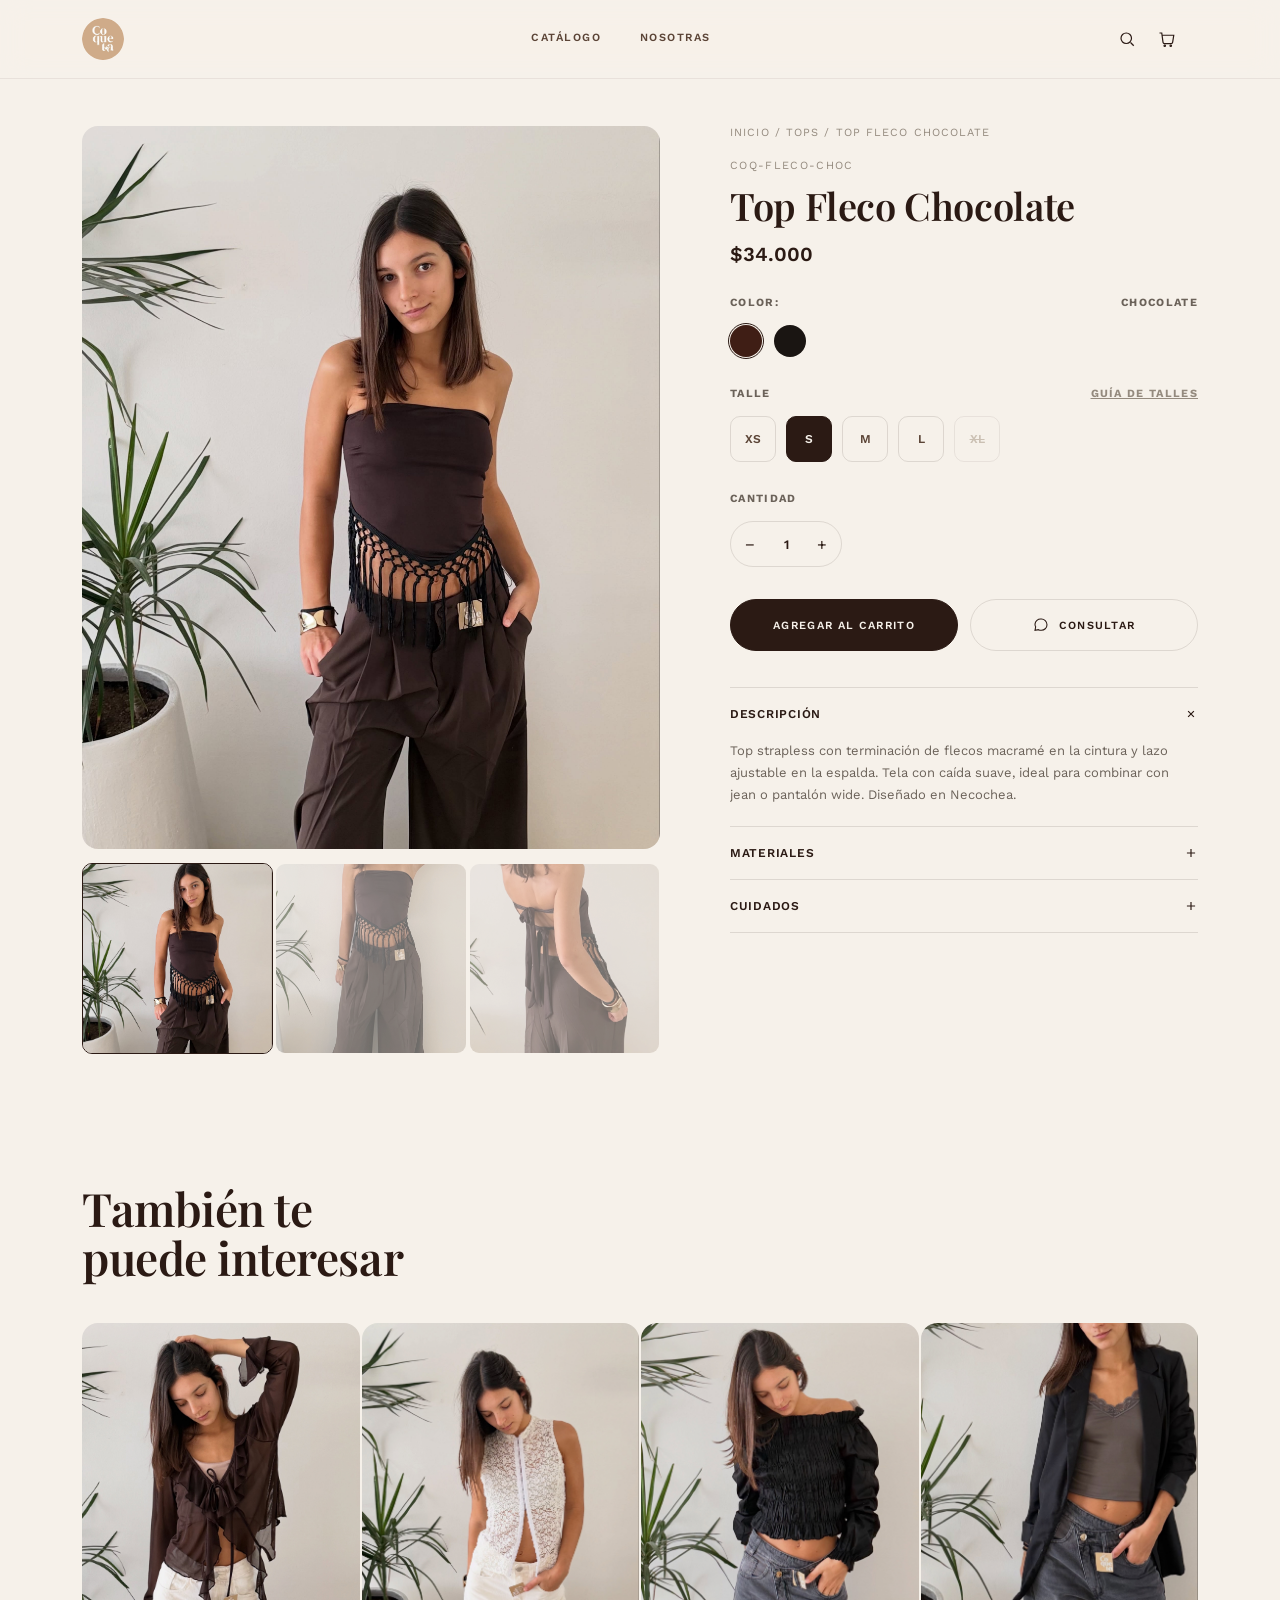
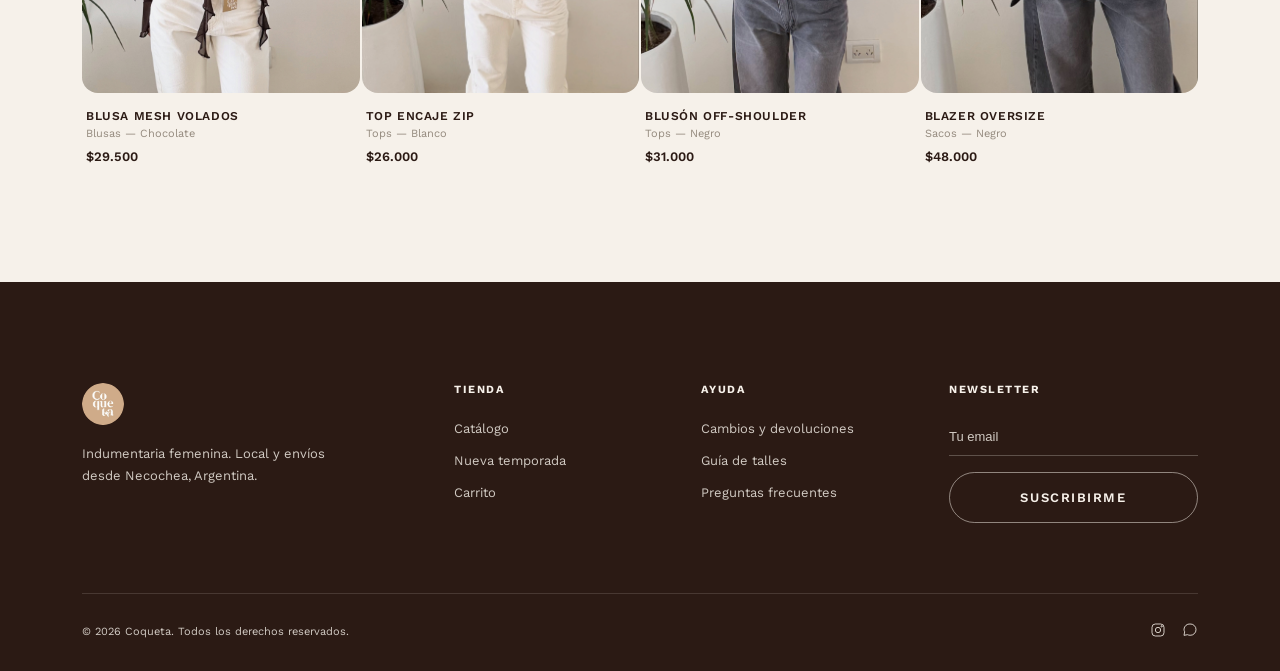
<file: producto.html>
<!DOCTYPE html>
<html lang="es-AR">
<head>
<meta charset="UTF-8">
<meta name="viewport" content="width=device-width, initial-scale=1.0">
<title>Top Fleco Chocolate — Coqueta</title>
<link rel="preconnect" href="https://fonts.googleapis.com">
<link rel="preconnect" href="https://fonts.gstatic.com" crossorigin>
<link href="https://fonts.googleapis.com/css2?family=Playfair+Display:ital,wght@0,400;0,500;0,600;0,700;1,500;1,600&family=Work+Sans:wght@400;500;600&display=swap" rel="stylesheet">
<link rel="stylesheet" href="style.css">
</head>
<body>

<div class="nav-overlay"></div>

<header class="site-header solid">
  <div class="wrap">
    <a href="index.html" class="logo-mark">
      <img src="img/brand/logo-mark.png" alt="Coqueta">
    </a>
    <nav class="main-nav">
      <a href="categoria.html">Catálogo</a>
      <a href="filosofia.html">Nosotras</a>
    </nav>
    <div class="header-icons">
      <button class="icon-btn" aria-label="Buscar">
        <svg viewBox="0 0 24 24" fill="none" stroke-width="1.6"><circle cx="11" cy="11" r="7"/><path d="M21 21l-4.3-4.3"/></svg>
      </button>
      <a href="carrito.html" class="icon-btn" aria-label="Carrito">
        <svg viewBox="0 0 24 24" fill="none" stroke-width="1.6"><path d="M6 7h15l-1.5 9.5a2 2 0 0 1-2 1.7H8.7a2 2 0 0 1-2-1.7L5 4H2"/><circle cx="9" cy="21" r="1"/><circle cx="17" cy="21" r="1"/></svg>
        <span class="cart-count">0</span>
      </a>
      <button class="menu-toggle" aria-label="Menú"><span></span><span></span><span></span></button>
    </div>
  </div>
</header>

<div class="wrap">
  <div class="product-layout">

    <div class="gallery">
      <div class="gallery-main">
        <img id="galleryMain" src="img/product/top-fringe-choco_front.jpg" alt="Top Fleco Chocolate — Coqueta">
      </div>
      <div class="gallery-thumbs" style="grid-template-columns:repeat(3,1fr);">
        <button type="button" class="active"><img src="img/product/top-fringe-choco_front.jpg" alt="Frente"></button>
        <button type="button"><img src="img/product/top-fringe-choco_pose.jpg" alt="Vista alternativa"></button>
        <button type="button"><img src="img/product/top-fringe-choco_back.jpg" alt="Espalda con lazo"></button>
      </div>
    </div>

    <div class="product-panel">
      <div class="breadcrumb" style="margin-bottom:20px;"><a href="index.html">Inicio</a> / <a href="categoria.html">Tops</a> / Top Fleco Chocolate</div>
      <div class="p-detail-code">COQ-FLECO-CHOC</div>
      <h1 class="p-detail-title">Top Fleco Chocolate</h1>
      <div class="p-detail-price">$34.000</div>

      <div class="option-block">
        <h5>Color: <span id="selectedColor">Chocolate</span></h5>
        <div class="color-options">
          <div class="color-swatch active" data-color="Chocolate" style="background:#3f1e15;" title="Chocolate"></div>
          <div class="color-swatch" data-color="Negro" style="background:#1a1512;" title="Negro"></div>
        </div>
      </div>

      <div class="option-block">
        <h5>Talle <a href="#" class="size-guide-link">Guía de talles</a></h5>
        <div class="size-options">
          <div class="size-pill">XS</div>
          <div class="size-pill active">S</div>
          <div class="size-pill">M</div>
          <div class="size-pill">L</div>
          <div class="size-pill disabled">XL</div>
        </div>
      </div>

      <div class="option-block">
        <h5>Cantidad</h5>
        <div class="qty-stepper">
          <button type="button" id="qtyMinus">−</button>
          <span id="qtyDisplay">1</span>
          <button type="button" id="qtyPlus">+</button>
        </div>
      </div>

      <div class="cta-row">
        <button class="btn btn-primary" id="addToCartBtn"
          data-id="coq-fleco-choc"
          data-name="Top Fleco Chocolate"
          data-price="34000"
          data-img="img/product/top-fringe-choco_front.jpg">
          Agregar al carrito
        </button>
        <a class="btn btn-wa" href="https://wa.me/5492262000000?text=Hola%2C%20quiero%20consultar%20por%20el%20Top%20Fleco%20Chocolate%20COQ-FLECO-CHOC" target="_blank" rel="noopener">
          <svg viewBox="0 0 24 24" width="16" height="16" fill="none" stroke="currentColor" stroke-width="1.6"><path d="M21 11.5a8.4 8.4 0 0 1-8.9 8.4 8.5 8.5 0 0 1-3.8-.9L3 20l1-5.3a8.4 8.4 0 0 1-1-4A8.4 8.4 0 0 1 12 3a8.4 8.4 0 0 1 9 8.5z"/></svg>
          Consultar
        </a>
      </div>

      <div class="accordion">
        <div class="accordion-item open">
          <button class="accordion-head">Descripción<svg viewBox="0 0 24 24" fill="none" stroke="currentColor" stroke-width="2"><path d="M12 5v14M5 12h14"/></svg></button>
          <div class="accordion-body" style="max-height:220px;">
            <p>Top strapless con terminación de flecos macramé en la cintura y lazo ajustable en la espalda. Tela con caída suave, ideal para combinar con jean o pantalón wide. Diseñado en Necochea.</p>
          </div>
        </div>
        <div class="accordion-item">
          <button class="accordion-head">Materiales<svg viewBox="0 0 24 24" fill="none" stroke="currentColor" stroke-width="2"><path d="M12 5v14M5 12h14"/></svg></button>
          <div class="accordion-body">
            <ul>
              <li>95% viscosa / 5% elastano</li>
              <li>Flecos de macramé cosidos a mano</li>
              <li>Ajuste con lazo trasero</li>
            </ul>
          </div>
        </div>
        <div class="accordion-item">
          <button class="accordion-head">Cuidados<svg viewBox="0 0 24 24" fill="none" stroke="currentColor" stroke-width="2"><path d="M12 5v14M5 12h14"/></svg></button>
          <div class="accordion-body">
            <ul>
              <li>Lavado a mano, agua fría</li>
              <li>No usar blanqueador</li>
              <li>Secar a la sombra, no retorcer</li>
            </ul>
          </div>
        </div>
      </div>
    </div>

  </div>

  <div class="section-head reveal related-heading">
    <h2>También te<br>puede interesar</h2>
  </div>
  <div class="product-grid" style="padding-bottom:110px;">
    <a href="producto.html" class="product-card reveal">
      <div class="product-media">
        <img class="img-a" src="img/product/blusa-mesh-choco_front.jpg" alt="Blusa mesh volados chocolate">
        <img class="img-b" src="img/product/blusa-mesh-choco_back.jpg" alt="Blusa mesh chocolate, espalda">
      </div>
      <div class="product-info">
        <div class="p-name">Blusa Mesh Volados</div>
        <div class="p-cat">Blusas — Chocolate</div>
        <div class="p-price">$29.500</div>
      </div>
    </a>
    <a href="producto.html" class="product-card reveal">
      <div class="product-media">
        <img class="img-a" src="img/product/top-encaje-blanco_front.jpg" alt="Top de encaje blanco">
        <img class="img-b" src="img/product/blusa-lace-blanca_front.jpg" alt="Blusa lace blanca">
      </div>
      <div class="product-info">
        <div class="p-name">Top Encaje Zip</div>
        <div class="p-cat">Tops — Blanco</div>
        <div class="p-price">$26.000</div>
      </div>
    </a>
    <a href="producto.html" class="product-card reveal">
      <div class="product-media">
        <img class="img-a" src="img/product/top-offshoulder-negro_front.jpg" alt="Blusón off-shoulder negro">
        <img class="img-b" src="img/product/top-mesh-mono-negro_front.jpg" alt="Top mesh moño negro">
      </div>
      <div class="product-info">
        <div class="p-name">Blusón Off-Shoulder</div>
        <div class="p-cat">Tops — Negro</div>
        <div class="p-price">$31.000</div>
      </div>
    </a>
    <a href="producto.html" class="product-card reveal">
      <div class="product-media">
        <img class="img-a" src="img/product/blazer-negro-cami_front.jpg" alt="Conjunto blazer y musculosa">
        <img class="img-b" src="img/product/vestido-brillo-negro_front.jpg" alt="Vestido asimétrico negro">
      </div>
      <div class="product-info">
        <div class="p-name">Blazer Oversize</div>
        <div class="p-cat">Sacos — Negro</div>
        <div class="p-price">$48.000</div>
      </div>
    </a>
  </div>
</div>

<footer>
  <div class="wrap">
    <div class="footer-top">
      <div class="footer-brand">
        <a href="index.html" class="logo-mark">
      <img src="img/brand/logo-mark.png" alt="Coqueta">
    </a>
        <p>Indumentaria femenina. Local y envíos desde Necochea, Argentina.</p>
      </div>
      <div class="footer-col">
        <h5>Tienda</h5>
        <ul>
          <li><a href="categoria.html">Catálogo</a></li>
          <li><a href="index.html#colecciones">Nueva temporada</a></li>
          <li><a href="carrito.html">Carrito</a></li>
        </ul>
      </div>
      <div class="footer-col">
        <h5>Ayuda</h5>
        <ul>
          <li><a href="#">Cambios y devoluciones</a></li>
          <li><a href="#">Guía de talles</a></li>
          <li><a href="#">Preguntas frecuentes</a></li>
        </ul>
      </div>
      <div class="footer-col footer-form">
        <h5>Newsletter</h5>
        <input type="email" placeholder="Tu email">
        <a href="#" class="btn btn-outline on-dark btn-full">Suscribirme</a>
      </div>
    </div>
    <div class="footer-bottom">
      <span>© 2026 Coqueta. Todos los derechos reservados.</span>
      <div class="footer-social">
        <a href="https://www.instagram.com/coquetamoda/" target="_blank" rel="noopener" aria-label="Instagram"><svg viewBox="0 0 24 24" fill="none" stroke="currentColor" stroke-width="1.5"><rect x="3" y="3" width="18" height="18" rx="5"/><circle cx="12" cy="12" r="4"/><circle cx="17.5" cy="6.5" r="1"/></svg></a>
        <a href="#" aria-label="WhatsApp"><svg viewBox="0 0 24 24" fill="none" stroke="currentColor" stroke-width="1.5"><path d="M21 11.5a8.4 8.4 0 0 1-8.9 8.4 8.5 8.5 0 0 1-3.8-.9L3 20l1-5.3a8.4 8.4 0 0 1-1-4A8.4 8.4 0 0 1 12 3a8.4 8.4 0 0 1 9 8.5z"/></svg></a>
      </div>
    </div>
  </div>
</footer>

<script src="script.js"></script>
</body>
</html>
</file>
<file: style.css>
/* =========================================================
   COQUETA — Brand system
   "Moda femenina, con acento propio."
   Light, warm, romantic-boho. Born from the colibrí mark.
   Palette sampled from the real brand logo + product photography.
   ========================================================= */

:root{
  /* surfaces (light theme: was --black/--ink/--panel in the dark base) */
  --black:#F6F1EA;        /* main page background — warm cream */
  --ink:#EDE4D8;          /* secondary surface / image placeholder bg */
  --panel:#EFE7DB;        /* card / summary panel bg */
  --line:rgba(43,26,20,.12);      /* hairlines — dark-tinted, was white-tinted */
  --line-soft:rgba(43,26,20,.07);

  /* foreground (was --white/--off/--gray-*) */
  --white:#2B1A14;        /* primary ink / text / solid-button fill — espresso, sampled from garment fabric */
  --off:#5B4436;          /* nav links, secondary headings — cocoa */
  --gray-400:#6B6259;     /* body copy — warm graphite, most legible muted tone */
  --gray-500:#948A7E;     /* meta / labels — lighter muted */
  --gray-700:#CBC0B3;     /* disabled / faint borders — closest to bg */
  --gold:#C89873;         /* terracotta accent — sampled from the Coqueta logo circle */

  /* fixed tone for text sitting on top of photos (hero, editorial banners) —
     independent of the light/dark surface flip above */
  --on-photo:#F7F1EA;
  --on-photo-muted:rgba(247,241,234,.82);
  --scrim:rgba(43,26,20,.85);   /* dark photo-overlay gradient color, was rgba(10,10,9,*) */

  --font-display:'Playfair Display', 'Georgia', serif;
  --font-body:'Work Sans', 'Inter', sans-serif;
  --font-brand:'Playfair Display', 'Georgia', serif;

  --container:1180px;
  --gutter:32px;
  --ease:cubic-bezier(.4,0,.2,1);
  --r:16px;         /* card / image radius — soft, was 2px (brutalist square) */
  --r-btn:999px;     /* pill buttons — was square */
  --r-sm:10px;       /* small controls: size pills, sort select */
  --nav-h:70px;
}
@media (max-width:680px){:root{--nav-h:60px;}}

*{box-sizing:border-box;margin:0;padding:0;}
html{scroll-behavior:smooth;}

body{
  font-family:var(--font-body);
  background:var(--black);
  color:var(--white);
  -webkit-font-smoothing:antialiased;
  overflow-x:hidden;
  padding-top:var(--nav-h);
}

img{display:block;max-width:100%;height:auto;}
a{color:inherit;text-decoration:none;}
button{font-family:inherit;cursor:pointer;border:none;background:none;color:inherit;}
ul{list-style:none;}
::selection{background:var(--white);color:var(--black);}

.wrap{max-width:var(--container);margin:0 auto;padding:0 var(--gutter);}
@media (max-width:680px){:root{--gutter:20px;}}

/* ---------- Colibrí mark (drawn in the spirit of the logo's hummingbird) ---------- */
.diamond{
  width:14px;height:14px;
  flex-shrink:0;
  display:inline-block;
  color:var(--gold);
}
.diamond::before{
  content:'';
  display:block;
  width:100%;height:100%;
  background-color:currentColor;
  -webkit-mask:url("data:image/svg+xml;utf8,<svg xmlns='http://www.w3.org/2000/svg' viewBox='0 0 24 24'><path d='M21 3c-3 .3-5.7 1.7-7.4 4.1-.6-1-1.6-1.7-2.8-1.9.4 1 .4 2.1 0 3.1C8.4 8 6 8 4 9c1.7.6 3.6.5 5.2-.3-.3 1.5-1.4 2.7-2.9 3.2 1.6.5 3.4.1 4.7-1 .2 2.6-.9 5.1-3 6.6 2.7-.3 5-2 6.2-4.4.6 1 1.7 1.7 2.9 1.8-.5-1-.6-2.2-.2-3.3 1.6-.5 2.9-1.7 3.6-3.2-1.5.2-2.9.8-4 1.8.2-2.6 1.6-4.9 3.8-6.3-1.7.1-3.3.8-4.5 2 .3-1.6 1.2-3 2.5-4z' /></svg>") center/contain no-repeat;
  mask:url("data:image/svg+xml;utf8,<svg xmlns='http://www.w3.org/2000/svg' viewBox='0 0 24 24'><path d='M21 3c-3 .3-5.7 1.7-7.4 4.1-.6-1-1.6-1.7-2.8-1.9.4 1 .4 2.1 0 3.1C8.4 8 6 8 4 9c1.7.6 3.6.5 5.2-.3-.3 1.5-1.4 2.7-2.9 3.2 1.6.5 3.4.1 4.7-1 .2 2.6-.9 5.1-3 6.6 2.7-.3 5-2 6.2-4.4.6 1 1.7 1.7 2.9 1.8-.5-1-.6-2.2-.2-3.3 1.6-.5 2.9-1.7 3.6-3.2-1.5.2-2.9.8-4 1.8.2-2.6 1.6-4.9 3.8-6.3-1.7.1-3.3.8-4.5 2 .3-1.6 1.2-3 2.5-4z' /></svg>") center/contain no-repeat;
}

/* ---------- Type scale ---------- */
h1,h2,h3,h4{
  font-family:var(--font-display);
  font-weight:600;
  letter-spacing:-0.01em;
  line-height:1.06;
  text-transform:none;
  color:var(--white);
}

.eyebrow{
  display:inline-flex;
  align-items:center;
  gap:10px;
  font-family:var(--font-body);
  font-size:11px;
  font-weight:600;
  letter-spacing:.2em;
  text-transform:uppercase;
  color:var(--gold);
}
.eyebrow.on-dark{color:var(--on-photo-muted);}

p{line-height:1.7;color:var(--gray-400);font-size:15px;}

/* ---------- Buttons — soft pill ---------- */
.btn{
  display:inline-flex;
  align-items:center;
  justify-content:center;
  gap:10px;
  padding:17px 32px;
  font-size:11px;
  font-weight:600;
  letter-spacing:.12em;
  text-transform:uppercase;
  border-radius:var(--r-btn);
  transition:all .35s var(--ease);
  white-space:nowrap;
}

.btn-primary{background:var(--white);color:var(--black);border:1px solid var(--white);}
.btn-primary:hover{background:transparent;color:var(--white);}

.btn-outline{background:transparent;border:1px solid var(--line);color:var(--white);}
.btn-outline:hover{border-color:var(--white);}

.btn-outline.on-dark{border-color:rgba(247,241,234,.5);color:var(--on-photo);}
.btn-outline.on-dark:hover{background:var(--on-photo);color:var(--scrim);border-color:var(--on-photo);}

.btn-full{width:100%;}

.btn-wa{background:transparent;border:1px solid var(--line);color:var(--white);}
.btn-wa:hover{border-color:var(--white);}

/* ---------- Header ---------- */
.site-header{
  position:fixed;top:0;left:0;right:0;z-index:100;
  padding:18px 0;
  transition:background-color .6s var(--ease), padding .6s var(--ease), border-color .6s var(--ease), backdrop-filter .6s var(--ease), box-shadow .6s var(--ease);
  background:rgba(246,241,234,.88);
  backdrop-filter:blur(14px) saturate(140%);
  -webkit-backdrop-filter:blur(14px) saturate(140%);
  border-bottom:1px solid var(--line-soft);
  color:var(--white);
}
.site-header .wrap{display:flex;align-items:center;justify-content:space-between;}
.site-header.solid{
  padding:13px 0;
  background:rgba(246,241,234,.96);
  box-shadow:0 6px 24px rgba(43,26,20,.06);
  border-bottom:1px solid var(--line);
}

.logo-mark{display:flex;align-items:center;gap:9px;}
.logo-mark img{width:42px;height:42px;object-fit:contain;display:block;border-radius:50%;}

.main-nav{display:flex;gap:38px;}
.main-nav a{
  font-size:11px;font-weight:600;letter-spacing:.14em;text-transform:uppercase;
  position:relative;padding-bottom:4px;color:var(--off);
}
.main-nav a::after{
  content:'';position:absolute;left:0;bottom:0;width:0;height:1px;
  background:var(--white);transition:width .3s var(--ease);
}
.main-nav a:hover, .main-nav a.active{color:var(--white);}
.main-nav a:hover::after, .main-nav a.active::after{width:100%;}

.header-icons{display:flex;align-items:center;gap:22px;}
.header-icons button, .header-icons a{display:flex;align-items:center;}
.icon-btn svg{width:18px;height:18px;stroke:currentColor;}
.cart-count{
  font-size:10px;font-weight:700;background:var(--white);color:var(--black);
  border-radius:50%;width:16px;height:16px;
  display:flex;align-items:center;justify-content:center;
  position:relative;top:-8px;left:-10px;
}

.menu-toggle{display:none;}

@media (max-width:900px){
  .main-nav{
    position:fixed;top:0;right:0;height:100vh;width:78%;max-width:340px;
    background:var(--ink);color:var(--white);
    flex-direction:column;justify-content:center;gap:30px;padding:40px;
    transform:translateX(100%);transition:transform .45s var(--ease);
    z-index:200;border-left:1px solid var(--line);
  }
  .main-nav.open{transform:translateX(0);}
  .main-nav a{font-size:16px;}
  .menu-toggle{display:flex;flex-direction:column;gap:5px;width:26px;z-index:210;}
  .menu-toggle span{height:1.5px;width:100%;background:currentColor;transition:all .3s var(--ease);}
  .menu-toggle.open span:nth-child(1){transform:translateY(6.5px) rotate(45deg);}
  .menu-toggle.open span:nth-child(2){opacity:0;}
  .menu-toggle.open span:nth-child(3){transform:translateY(-6.5px) rotate(-45deg);}
  .nav-overlay{position:fixed;inset:0;background:rgba(0,0,0,.6);opacity:0;pointer-events:none;transition:opacity .4s var(--ease);z-index:150;}
  .nav-overlay.open{opacity:1;pointer-events:auto;}
}

/* ---------- Hero ---------- */
.hero{
  position:relative;
  margin-top:calc(-1 * var(--nav-h));
  padding-top:var(--nav-h);
  display:grid;
  grid-template-columns:1fr 1fr;
  min-height:100vh;
}
.hero-media{position:relative;overflow:hidden;order:2;}
.hero-media img{
  width:100%;height:100%;object-fit:cover;object-position:center 14%;
  display:block;
  transform:scale(1.05);animation:heroZoom 14s var(--ease) forwards;
}
@keyframes heroZoom{to{transform:scale(1);}}
.hero-media::after{content:none;}
.hero-content{
  position:static;order:1;z-index:3;
  display:flex;flex-direction:column;justify-content:center;
  padding:60px 7%;color:var(--white);
}
.hero-block{max-width:480px;text-align:left;}

.hero-brand{
  font-family:var(--font-brand);
  font-style:italic;
  font-weight:600;
  text-transform:none;
  letter-spacing:0;
  font-size:clamp(52px,5.2vw,80px);
  line-height:.94;
  margin:0;
  color:var(--white);
}
.hero-tagline{
  font-family:var(--font-body);
  font-weight:400;
  color:var(--gray-400);
  font-size:19px;
  max-width:420px;
  margin:14px 0 0;
}

.btn-hero{
  display:inline-flex;align-items:center;justify-content:center;
  margin-top:26px;
  padding:17px 34px;
  font-size:11px;font-weight:600;letter-spacing:.16em;text-transform:uppercase;
  border-radius:100px;
  background:transparent;
  border:1px solid var(--white);
  color:var(--white);
  transition:all .35s var(--ease);
}
.btn-hero:hover{background:var(--white);color:var(--black);}

@media (max-width:860px){
  .hero{grid-template-columns:1fr;grid-template-rows:auto auto;min-height:auto;}
  .hero-media{order:1;aspect-ratio:4/5;}
  .hero-content{order:2;padding:44px var(--gutter) 56px;}
  .hero-block{max-width:none;}
}
@media (max-width:600px){
  .hero-brand{font-size:clamp(38px,11vw,54px);}
  .hero-tagline{font-size:17px;}
}



/* ---------- Sections ---------- */
section{padding:120px 0;}
@media (max-width:768px){section{padding:76px 0;}}

.section-head{display:flex;justify-content:space-between;align-items:flex-end;margin-bottom:60px;gap:24px;}
.section-head h2{font-size:clamp(28px,4vw,46px);}
.section-head .desc{max-width:340px;font-size:14px;}

/* ---------- Collections ---------- */
.collections-grid{display:grid;grid-template-columns:1.2fr 1fr;gap:8px;}
.collection-card{position:relative;overflow:hidden;aspect-ratio:4/5;background:var(--ink);border-radius:var(--r);}
.collection-card img{width:100%;height:100%;object-fit:cover;transition:transform .8s var(--ease);}
.collection-card:hover img{transform:scale(1.05);}
.collection-card .tag{position:absolute;top:22px;left:22px;color:var(--on-photo);font-size:10px;letter-spacing:.18em;text-transform:uppercase;z-index:2;}
.collection-card .cap{position:absolute;left:26px;bottom:26px;right:26px;z-index:2;color:var(--on-photo);}
.collection-card .cap h3{font-size:27px;margin-bottom:10px;font-style:italic;}
.collection-card .cap a{font-size:11px;letter-spacing:.14em;text-transform:uppercase;border-bottom:1px solid rgba(247,241,234,.5);padding-bottom:2px;}
.collection-card::before{content:'';position:absolute;inset:0;background:linear-gradient(180deg,rgba(43,26,20,0) 35%,rgba(43,26,20,.72) 100%);z-index:1;}
@media (max-width:768px){.collections-grid{grid-template-columns:1fr;}}

/* ---------- Product grid ---------- */
.product-grid{display:grid;grid-template-columns:repeat(4,1fr);gap:2px;}
@media (max-width:980px){.product-grid{grid-template-columns:repeat(2,1fr);}}
@media (max-width:520px){.product-grid{gap:1px;}}

.product-card{display:block;background:var(--black);}
.product-media{position:relative;overflow:hidden;aspect-ratio:3/4;background:var(--ink);margin-bottom:0;border-radius:var(--r);}
.product-media img{width:100%;height:100%;object-fit:cover;transition:opacity .5s var(--ease);}
.product-media img.img-b{position:absolute;inset:0;opacity:0;}
.product-card:hover .img-b{opacity:1;}
.product-card:hover .img-a{opacity:0;}
.product-badge{
  position:absolute;top:14px;left:14px;background:var(--white);color:var(--black);
  border:none;border-radius:999px;box-shadow:0 2px 8px rgba(43,26,20,.18);
  font-size:9px;letter-spacing:.14em;text-transform:uppercase;padding:6px 10px;font-weight:600;
}
.wishlist-btn{
  position:absolute;top:12px;right:12px;width:32px;height:32px;border-radius:50%;
  background:rgba(43,26,20,.72);border:1px solid rgba(247,241,234,.4);
  box-shadow:0 2px 8px rgba(43,26,20,.18);
  display:flex;align-items:center;justify-content:center;opacity:0;transition:opacity .3s var(--ease), background-color .2s var(--ease);
}
.product-card:hover .wishlist-btn{opacity:1;}
.wishlist-btn:hover{background:rgba(43,26,20,.88);}
.wishlist-btn svg{width:14px;height:14px;stroke:var(--on-photo);}
/* Touch devices have no hover — keep controls visible instead of hidden-until-hover */
@media (hover:none){
  .wishlist-btn{opacity:1;}
}

.product-info{padding:16px 4px 8px;}
.product-info .p-name{font-size:12px;font-weight:600;text-transform:uppercase;letter-spacing:.05em;margin-bottom:4px;color:var(--white);}
.product-info .p-cat{font-size:11px;color:var(--gray-500);margin-bottom:9px;}
.product-info .p-price{font-size:13px;font-weight:600;color:var(--white);}
.product-info .p-price .old{text-decoration:line-through;color:var(--gray-500);font-weight:400;margin-right:8px;}
.color-dots{display:flex;gap:5px;margin-top:10px;}
.color-dots span{width:10px;height:10px;border-radius:50%;border:1px solid var(--line);}

/* ---------- Benefits ---------- */
.benefits{background:var(--ink);border-top:1px solid var(--line-soft);border-bottom:1px solid var(--line-soft);}
.benefits-grid{display:grid;grid-template-columns:repeat(4,1fr);gap:40px;}
@media (max-width:768px){.benefits-grid{grid-template-columns:1fr 1fr;gap:36px;}}
.benefit{text-align:left;}
.benefit svg{width:24px;height:24px;margin-bottom:20px;stroke:var(--white);}
.benefit h4{font-size:13px;text-transform:uppercase;letter-spacing:.06em;margin-bottom:9px;color:var(--white);}
.benefit p{font-size:13px;}

/* ---------- Editorial banner ---------- */
.editorial{position:relative;display:grid;grid-template-columns:1fr 1fr;align-items:stretch;min-height:520px;}
.editorial-media{position:relative;overflow:hidden;order:2;}
.editorial-media img{width:100%;height:100%;object-fit:cover;object-position:center 16%;display:block;}
.editorial-content{position:relative;order:1;z-index:2;max-width:480px;display:flex;flex-direction:column;justify-content:center;padding:64px 7%;}
.editorial-content .eyebrow{margin-bottom:18px;color:var(--gold);}
.editorial-content h2{font-size:clamp(28px,4.2vw,44px);margin-bottom:22px;color:var(--white);font-style:italic;}
.editorial-content p{color:var(--gray-400);margin-bottom:30px;max-width:420px;}
@media (max-width:860px){
  .editorial{grid-template-columns:1fr;}
  .editorial-media{order:1;aspect-ratio:4/5;}
  .editorial-content{order:2;max-width:none;padding:44px var(--gutter) 56px;}
}

/* ---------- Categories strip ---------- */
.cat-grid{display:grid;grid-template-columns:repeat(3,1fr);gap:8px;}
@media (max-width:768px){.cat-grid{grid-template-columns:1fr 1fr;}}
.cat-card{position:relative;aspect-ratio:1/1.05;overflow:hidden;background:var(--ink);border-radius:var(--r);}
.cat-card img{width:100%;height:100%;object-fit:cover;transition:transform .7s var(--ease);}
.cat-card:hover img{transform:scale(1.08);}
.cat-card::after{content:'';position:absolute;inset:0;background:linear-gradient(180deg,rgba(43,26,20,0) 50%,rgba(43,26,20,.65) 100%);}
.cat-card span{position:absolute;left:20px;bottom:18px;z-index:2;color:var(--on-photo);font-size:13px;letter-spacing:.1em;text-transform:uppercase;font-weight:600;}

/* ---------- Feed (Instagram) ---------- */
.insta-grid{display:grid;grid-template-columns:repeat(6,1fr);gap:6px;}
@media (max-width:768px){.insta-grid{grid-template-columns:repeat(3,1fr);}}
.insta-grid a{aspect-ratio:1/1;overflow:hidden;display:block;position:relative;background:var(--ink);}
.insta-grid img{width:100%;height:100%;object-fit:cover;transition:transform .6s var(--ease);}
.insta-grid a:hover img{transform:scale(1.08);}

/* ---------- Footer ---------- */
footer{background:var(--white);color:var(--on-photo-muted);padding:100px 0 30px;border-top:1px solid var(--line);}
.footer-top{display:grid;grid-template-columns:1.6fr 1fr 1fr 1.2fr;gap:40px;padding-bottom:70px;border-bottom:1px solid rgba(247,241,234,.14);}
@media (max-width:768px){.footer-top{grid-template-columns:1fr 1fr;row-gap:44px;}}
.footer-brand .logo-mark{margin-bottom:18px;color:var(--on-photo);}
.footer-brand .logo-mark .diamond{color:var(--gold);}
.footer-brand p{color:var(--on-photo-muted);font-size:13px;max-width:280px;}
.footer-col h5{font-size:11px;letter-spacing:.14em;text-transform:uppercase;color:var(--on-photo);margin-bottom:22px;}
.footer-col ul{display:flex;flex-direction:column;gap:13px;}
.footer-col a{font-size:13px;color:var(--on-photo-muted);}
.footer-col a:hover{color:var(--on-photo);}
.footer-form input{
  width:100%;background:transparent;border:none;border-bottom:1px solid rgba(247,241,234,.25);
  padding:11px 0;color:var(--on-photo);font-size:13px;margin-bottom:16px;
}
.footer-form input::placeholder{color:var(--on-photo-muted);}
.footer-bottom{display:flex;justify-content:space-between;align-items:center;padding-top:28px;font-size:11px;color:var(--on-photo-muted);flex-wrap:wrap;gap:14px;}
.footer-social{display:flex;gap:16px;}
.footer-social svg{width:16px;height:16px;}

/* ---------- Reveal on scroll ---------- */
.reveal{opacity:0;transform:translateY(30px);transition:opacity .9s var(--ease),transform .9s var(--ease);}
.reveal.in{opacity:1;transform:translateY(0);}

/* ---------- Breadcrumb / page banner ---------- */
.page-banner{padding:54px 0;border-bottom:1px solid var(--line);}
.page-banner h1{font-size:clamp(30px,5vw,54px);margin-top:12px;}
.breadcrumb{font-size:11px;letter-spacing:.1em;text-transform:uppercase;color:var(--gray-500);}
.breadcrumb a:hover{color:var(--white);}

/* ---------- Category page: filters ---------- */
.cat-toolbar{display:flex;justify-content:space-between;align-items:center;padding:28px 0;border-bottom:1px solid var(--line);flex-wrap:wrap;gap:16px;}
.filter-pills{display:flex;gap:10px;flex-wrap:wrap;}
.filter-pill{padding:10px 20px;border:1px solid var(--line);border-radius:999px;font-size:11px;letter-spacing:.06em;text-transform:uppercase;transition:all .25s var(--ease);color:var(--off);}
.filter-pill:hover, .filter-pill.active{border-color:var(--white);background:var(--white);color:var(--black);}
.result-count{font-size:12px;color:var(--gray-500);}
.sort-select{border:1px solid var(--line);padding:10px 14px;font-size:11px;border-radius:var(--r-sm);background:var(--black);color:var(--white);text-transform:uppercase;letter-spacing:.05em;}
.cat-page-grid{padding-top:48px;}

/* ---------- Product page ---------- */
.product-layout{display:grid;grid-template-columns:1.05fr .85fr;gap:70px;padding-top:56px;}
@media (max-width:900px){.product-layout{grid-template-columns:1fr;gap:36px;padding-top:40px;}}
.gallery-main{aspect-ratio:4/5;overflow:hidden;background:var(--ink);margin-bottom:14px;border-radius:var(--r);}
.gallery-main img{width:100%;height:100%;object-fit:cover;}
.gallery-thumbs{display:grid;grid-template-columns:repeat(4,1fr);gap:2px;}
.gallery-thumbs button{aspect-ratio:1/1;overflow:hidden;border:1px solid transparent;opacity:.55;transition:all .25s var(--ease);border-radius:var(--r-sm);}
.gallery-thumbs button.active{opacity:1;border-color:var(--white);}
.gallery-thumbs img{width:100%;height:100%;object-fit:cover;}

.p-detail-code{font-size:11px;color:var(--gray-500);letter-spacing:.12em;margin-bottom:14px;}
.p-detail-title{font-size:clamp(26px,3vw,38px);margin-bottom:16px;}
.p-detail-price{font-size:20px;font-weight:600;margin-bottom:30px;color:var(--white);}
.p-detail-price .old{text-decoration:line-through;color:var(--gray-500);font-weight:400;font-size:16px;margin-right:10px;}

.option-block{margin-bottom:30px;}
.option-block h5{font-size:11px;letter-spacing:.12em;text-transform:uppercase;color:var(--gray-400);margin-bottom:16px;display:flex;justify-content:space-between;}
.color-options{display:flex;gap:12px;}
.color-swatch{width:32px;height:32px;border-radius:50%;border:2px solid transparent;position:relative;cursor:pointer;}
.color-swatch::after{content:'';position:absolute;inset:-4px;border-radius:50%;border:1px solid transparent;transition:border-color .2s var(--ease);}
.color-swatch.active::after{border-color:var(--white);}

.size-options{display:flex;gap:10px;flex-wrap:wrap;}
.size-pill{width:46px;height:46px;display:flex;align-items:center;justify-content:center;border:1px solid var(--line);border-radius:var(--r-sm);font-size:12px;font-weight:600;transition:all .2s var(--ease);color:var(--off);}
.size-pill:hover{border-color:var(--white);}
.size-pill.active{background:var(--white);color:var(--black);border-color:var(--white);}
.size-pill.disabled{color:var(--gray-700);border-color:var(--line-soft);text-decoration:line-through;pointer-events:none;}
.size-guide-link{font-size:11px;text-decoration:underline;color:var(--gray-500);}

.qty-stepper{display:inline-flex;align-items:center;border:1px solid var(--line);border-radius:999px;overflow:hidden;}
.qty-stepper button{width:38px;height:44px;font-size:16px;color:var(--white);}
.qty-stepper span{width:34px;text-align:center;font-size:13px;font-weight:600;}

.cta-row{display:flex;gap:12px;margin:32px 0 36px;}
.cta-row .btn{flex:1;}

.accordion-item{border-top:1px solid var(--line);}
.accordion-item:last-child{border-bottom:1px solid var(--line);}
.accordion-head{width:100%;display:flex;justify-content:space-between;align-items:center;padding:19px 0;font-size:12px;font-weight:600;text-transform:uppercase;letter-spacing:.06em;color:var(--white);}
.accordion-head svg{width:14px;height:14px;transition:transform .3s var(--ease);}
.accordion-item.open .accordion-head svg{transform:rotate(45deg);}
.accordion-body{max-height:0;overflow:hidden;transition:max-height .35s var(--ease);}
.accordion-body p, .accordion-body ul{padding-bottom:19px;font-size:13px;}
.accordion-body ul{padding-left:18px;list-style:disc;}
.accordion-body li{margin-bottom:6px;color:var(--gray-400);}

.related-heading{margin:130px 0 42px;}

/* ---------- Cart page ---------- */
.cart-layout{display:grid;grid-template-columns:1.5fr 1fr;gap:70px;padding-top:56px;align-items:start;}
@media (max-width:900px){.cart-layout{grid-template-columns:1fr;padding-top:40px;gap:40px;}}
.cart-item{display:grid;grid-template-columns:110px 1fr auto;gap:22px;padding:28px 0;border-bottom:1px solid var(--line);align-items:center;}
.cart-item img{aspect-ratio:3/4;object-fit:cover;border-radius:var(--r-sm);}
.cart-item-name{font-size:12px;font-weight:600;text-transform:uppercase;margin-bottom:7px;color:var(--white);}
.cart-item-meta{font-size:12px;color:var(--gray-500);margin-bottom:15px;}
.cart-item-remove{font-size:11px;text-decoration:underline;color:var(--gray-500);}
.cart-item-remove:hover{color:var(--white);}
.cart-item-price{font-size:13px;font-weight:600;text-align:right;color:var(--white);}

.summary-box{background:var(--ink);border:1px solid var(--line);padding:36px;position:sticky;top:120px;border-radius:var(--r);}
.summary-box h3{font-size:15px;margin-bottom:26px;text-transform:uppercase;letter-spacing:.06em;color:var(--white);}
.summary-row{display:flex;justify-content:space-between;font-size:13px;padding:11px 0;color:var(--gray-400);}
.summary-row.total{border-top:1px solid var(--line);margin-top:10px;padding-top:19px;font-size:15px;font-weight:700;color:var(--white);}
.promo-row{display:flex;gap:8px;margin:22px 0;}
.promo-row input{flex:1;border:1px solid var(--line);padding:12px 14px;font-size:12px;background:var(--black);color:var(--white);border-radius:var(--r-sm);}
.trust-note{display:flex;gap:10px;align-items:flex-start;font-size:12px;color:var(--gray-500);margin-top:24px;}
.trust-note svg{width:16px;height:16px;flex-shrink:0;margin-top:1px;}

.empty-cart{text-align:center;padding:90px 0 60px;}
.empty-cart svg{width:48px;height:48px;margin:0 auto 26px;stroke:var(--gray-500);}
.empty-cart h2{font-size:20px;margin-bottom:14px;}
.empty-cart p{margin-bottom:32px;}

/* ---------- Marquee strip (unused, kept for reference) ---------- */
.mt-badge-strip{border-top:1px solid var(--line);border-bottom:1px solid var(--line);padding:17px 0;overflow:hidden;white-space:nowrap;}
.marquee{display:inline-flex;gap:60px;animation:marquee 30s linear infinite;}
.marquee span{font-family:var(--font-display);font-size:12px;letter-spacing:.14em;text-transform:uppercase;color:var(--gray-500);}
.marquee .diamond{color:var(--gray-700);}
@keyframes marquee{from{transform:translateX(0);}to{transform:translateX(-50%);}}

/* ---------- Philosophy page ---------- */
.ph-hero{position:relative;margin-top:calc(-1 * var(--nav-h));padding-top:var(--nav-h);display:grid;grid-template-columns:1fr 1fr;min-height:100vh;}
.ph-hero-media{position:relative;overflow:hidden;order:2;}
.ph-hero-media img{width:100%;height:100%;object-fit:cover;object-position:center 14%;display:block;}
.ph-hero-caption{position:static;order:1;z-index:2;display:flex;flex-direction:column;justify-content:center;padding:60px 7%;color:var(--white);}
.ph-hero-caption .eyebrow{margin-bottom:14px;color:var(--gold);}
.ph-hero-caption h1{font-size:clamp(30px,3.6vw,50px);max-width:440px;color:var(--white);font-style:italic;}
@media (max-width:860px){
  .ph-hero{grid-template-columns:1fr;min-height:auto;}
  .ph-hero-media{order:1;aspect-ratio:4/5;}
  .ph-hero-caption{order:2;padding:44px var(--gutter) 56px;}
}

.statement{padding:150px 0;text-align:center;}
.statement p{
  font-family:var(--font-display);
  font-style:italic;
  text-transform:none;
  color:var(--white);
  font-size:clamp(22px,3.4vw,40px);
  line-height:1.35;
  max-width:800px;
  margin:0 auto;
  letter-spacing:-0.01em;
}
@media (max-width:768px){.statement{padding:90px 0;}}

.split-block{display:grid;grid-template-columns:1fr 1fr;align-items:center;gap:0;}
.split-block.reverse .ph-media{order:2;}
.split-block.reverse .ph-copy{order:1;}
.ph-media{aspect-ratio:4/5;overflow:hidden;background:var(--ink);border-radius:var(--r);}
.ph-media img{width:100%;height:100%;object-fit:cover;}
.ph-copy{padding:60px 80px;}
.ph-copy .eyebrow{margin-bottom:18px;}
.ph-copy p{font-size:16px;line-height:1.75;color:var(--off);max-width:400px;}
@media (max-width:900px){
  .split-block, .split-block.reverse{grid-template-columns:1fr;}
  .split-block.reverse .ph-media{order:1;}
  .split-block.reverse .ph-copy{order:2;}
  .ph-copy{padding:44px var(--gutter);}
}

.ph-closing{position:relative;min-height:46vh;display:flex;align-items:center;justify-content:center;text-align:center;background:var(--white);}
.ph-closing-content{position:relative;z-index:2;color:var(--on-photo);}
.ph-closing-content h2{font-size:clamp(26px,4vw,44px);margin-bottom:30px;max-width:600px;color:var(--on-photo);}

@media (prefers-reduced-motion: reduce){
  *{animation-duration:.01ms !important;animation-iteration-count:1 !important;transition-duration:.01ms !important;}
}
</file>
